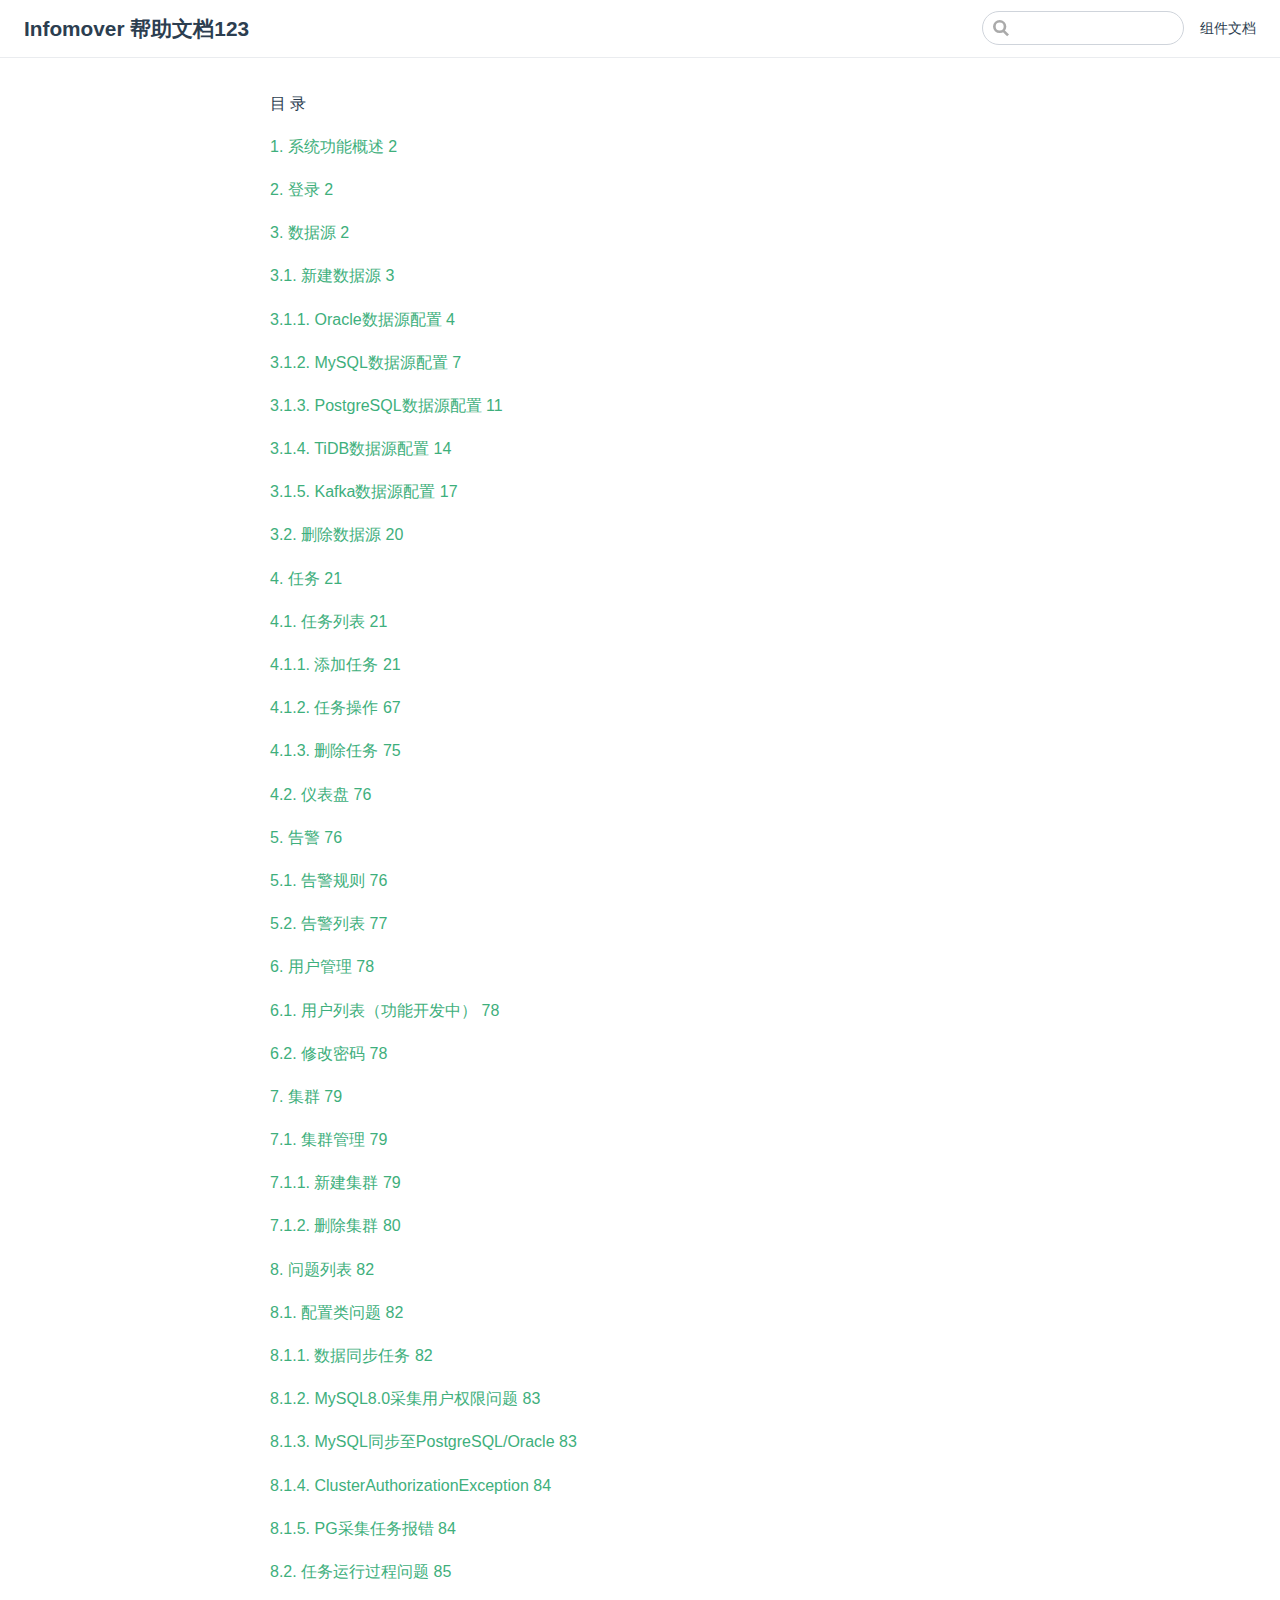
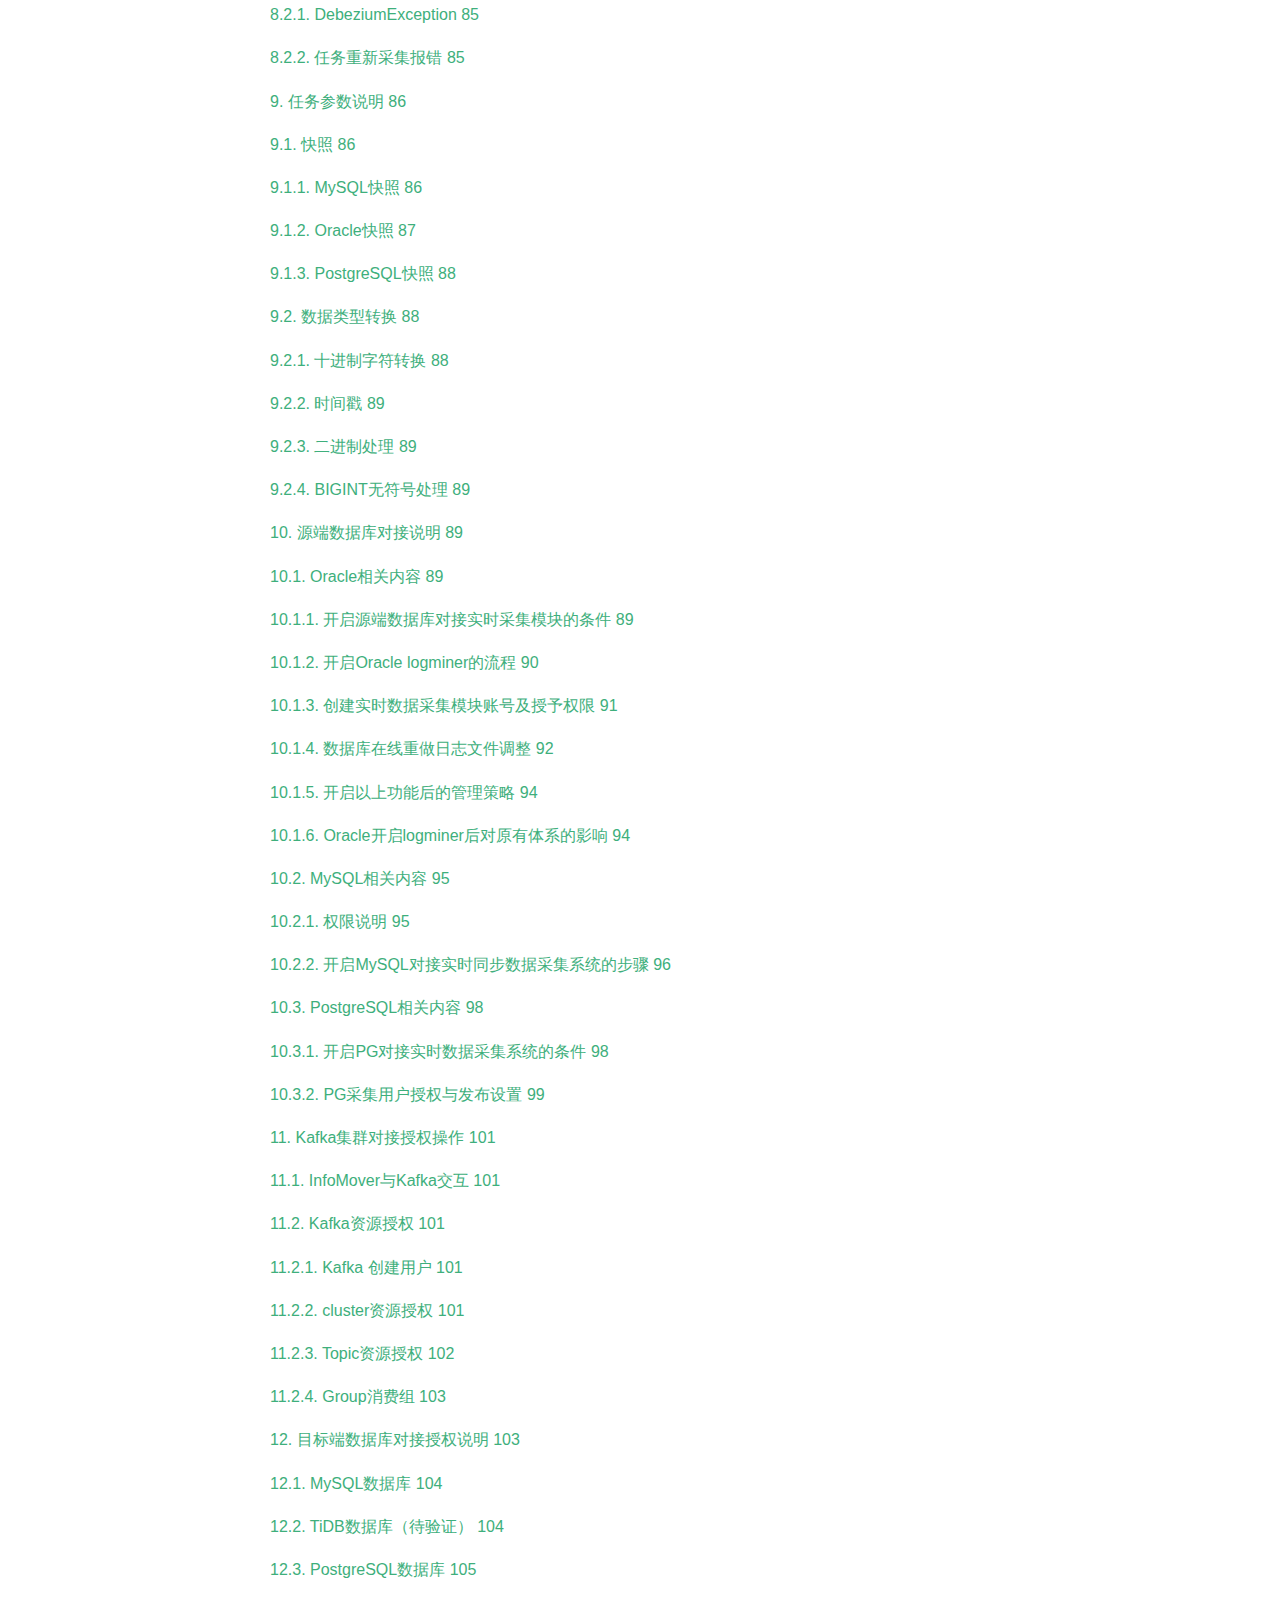
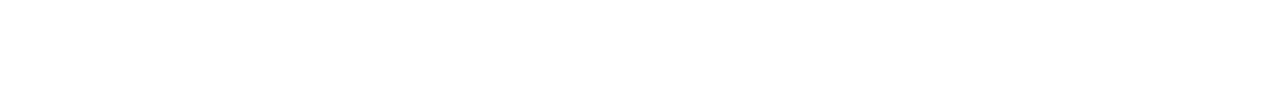
<file: index.html>
<!DOCTYPE html>
<html lang="en-US">
  <head>
    <meta charset="utf-8">
    <meta name="viewport" content="width=device-width,initial-scale=1">
    <title>Infomover 帮助文档123</title>
    <meta name="generator" content="VuePress 1.9.7">
    
    <meta name="description" content="Infomover功能说明以及使用过程中遇到的问题解答">
    
    <link rel="preload" href="/assets/css/0.styles.cb7a16ac.css" as="style"><link rel="preload" href="/assets/js/app.da8ca01a.js" as="script"><link rel="preload" href="/assets/js/2.11eb1dda.js" as="script"><link rel="preload" href="/assets/js/8.699d1baf.js" as="script"><link rel="prefetch" href="/assets/js/3.b2712580.js"><link rel="prefetch" href="/assets/js/4.c548a9c6.js"><link rel="prefetch" href="/assets/js/5.b07c49d3.js"><link rel="prefetch" href="/assets/js/6.d21f6b78.js"><link rel="prefetch" href="/assets/js/7.88190649.js"><link rel="prefetch" href="/assets/js/9.f05dd02a.js">
    <link rel="stylesheet" href="/assets/css/0.styles.cb7a16ac.css">
  </head>
  <body>
    <div id="app" data-server-rendered="true"><div class="theme-container no-sidebar"><header class="navbar"><div class="sidebar-button"><svg xmlns="http://www.w3.org/2000/svg" aria-hidden="true" role="img" viewBox="0 0 448 512" class="icon"><path fill="currentColor" d="M436 124H12c-6.627 0-12-5.373-12-12V80c0-6.627 5.373-12 12-12h424c6.627 0 12 5.373 12 12v32c0 6.627-5.373 12-12 12zm0 160H12c-6.627 0-12-5.373-12-12v-32c0-6.627 5.373-12 12-12h424c6.627 0 12 5.373 12 12v32c0 6.627-5.373 12-12 12zm0 160H12c-6.627 0-12-5.373-12-12v-32c0-6.627 5.373-12 12-12h424c6.627 0 12 5.373 12 12v32c0 6.627-5.373 12-12 12z"></path></svg></div> <a href="/" aria-current="page" class="home-link router-link-exact-active router-link-active"><!----> <span class="site-name">Infomover 帮助文档123</span></a> <div class="links"><div class="search-box"><input aria-label="Search" autocomplete="off" spellcheck="false" value=""> <!----></div> <nav class="nav-links can-hide"><div class="nav-item"><a href="/baseComponents/" class="nav-link">
  组件文档
</a></div> <!----></nav></div></header> <div class="sidebar-mask"></div> <aside class="sidebar"><nav class="nav-links"><div class="nav-item"><a href="/baseComponents/" class="nav-link">
  组件文档
</a></div> <!----></nav>  <!----> </aside> <main class="page"> <div class="theme-default-content content__default"><p>目 录</p> <p><a href="#%E7%B3%BB%E7%BB%9F%E5%8A%9F%E8%83%BD%E6%A6%82%E8%BF%B0">1. 系统功能概述 2</a></p> <p><a href="#%E7%99%BB%E5%BD%95">2. 登录 2</a></p> <p><a href="#%E6%95%B0%E6%8D%AE%E6%BA%90">3. 数据源 2</a></p> <p><a href="#%E6%96%B0%E5%BB%BA%E6%95%B0%E6%8D%AE%E6%BA%90">3.1. 新建数据源 3</a></p> <p><a href="#oracle%E6%95%B0%E6%8D%AE%E6%BA%90%E9%85%8D%E7%BD%AE">3.1.1. Oracle数据源配置 4</a></p> <p><a href="#mysql%E6%95%B0%E6%8D%AE%E6%BA%90%E9%85%8D%E7%BD%AE">3.1.2. MySQL数据源配置 7</a></p> <p><a href="#postgresql%E6%95%B0%E6%8D%AE%E6%BA%90%E9%85%8D%E7%BD%AE">3.1.3. PostgreSQL数据源配置 11</a></p> <p><a href="#tidb%E6%95%B0%E6%8D%AE%E6%BA%90%E9%85%8D%E7%BD%AE">3.1.4. TiDB数据源配置 14</a></p> <p><a href="#kafka%E6%95%B0%E6%8D%AE%E6%BA%90%E9%85%8D%E7%BD%AE">3.1.5. Kafka数据源配置 17</a></p> <p><a href="#%E5%88%A0%E9%99%A4%E6%95%B0%E6%8D%AE%E6%BA%90">3.2. 删除数据源 20</a></p> <p><a href="#%E4%BB%BB%E5%8A%A1">4. 任务 21</a></p> <p><a href="#%E4%BB%BB%E5%8A%A1%E5%88%97%E8%A1%A8">4.1. 任务列表 21</a></p> <p><a href="#%E6%B7%BB%E5%8A%A0%E4%BB%BB%E5%8A%A1">4.1.1. 添加任务 21</a></p> <p><a href="#%E4%BB%BB%E5%8A%A1%E6%93%8D%E4%BD%9C">4.1.2. 任务操作 67</a></p> <p><a href="#%E5%88%A0%E9%99%A4%E4%BB%BB%E5%8A%A1">4.1.3. 删除任务 75</a></p> <p><a href="#%E4%BB%AA%E8%A1%A8%E7%9B%98">4.2. 仪表盘 76</a></p> <p><a href="#%E5%91%8A%E8%AD%A6">5. 告警 76</a></p> <p><a href="#%E5%91%8A%E8%AD%A6%E8%A7%84%E5%88%99">5.1. 告警规则 76</a></p> <p><a href="#%E5%91%8A%E8%AD%A6%E5%88%97%E8%A1%A8">5.2. 告警列表 77</a></p> <p><a href="#%E7%94%A8%E6%88%B7%E7%AE%A1%E7%90%86">6. 用户管理 78</a></p> <p><a href="#%E7%94%A8%E6%88%B7%E5%88%97%E8%A1%A8%E5%8A%9F%E8%83%BD%E5%BC%80%E5%8F%91%E4%B8%AD">6.1. 用户列表（功能开发中） 78</a></p> <p><a href="#%E4%BF%AE%E6%94%B9%E5%AF%86%E7%A0%81">6.2. 修改密码 78</a></p> <p><a href="#%E9%9B%86%E7%BE%A4">7. 集群 79</a></p> <p><a href="#%E9%9B%86%E7%BE%A4%E7%AE%A1%E7%90%86">7.1. 集群管理 79</a></p> <p><a href="#%E6%96%B0%E5%BB%BA%E9%9B%86%E7%BE%A4">7.1.1. 新建集群 79</a></p> <p><a href="#%E5%88%A0%E9%99%A4%E9%9B%86%E7%BE%A4">7.1.2. 删除集群 80</a></p> <p><a href="#%E9%97%AE%E9%A2%98%E5%88%97%E8%A1%A8">8. 问题列表 82</a></p> <p><a href="#%E9%85%8D%E7%BD%AE%E7%B1%BB%E9%97%AE%E9%A2%98">8.1. 配置类问题 82</a></p> <p><a href="#%E6%95%B0%E6%8D%AE%E5%90%8C%E6%AD%A5%E4%BB%BB%E5%8A%A1">8.1.1. 数据同步任务 82</a></p> <p><a href="#mysql80%E9%87%87%E9%9B%86%E7%94%A8%E6%88%B7%E6%9D%83%E9%99%90%E9%97%AE%E9%A2%98">8.1.2. MySQL8.0采集用户权限问题 83</a></p> <p><a href="#mysql%E5%90%8C%E6%AD%A5%E8%87%B3postgresqloracle">8.1.3. MySQL同步至PostgreSQL/Oracle 83</a></p> <p><a href="#clusterauthorizationexception">8.1.4. ClusterAuthorizationException 84</a></p> <p><a href="#pg%E9%87%87%E9%9B%86%E4%BB%BB%E5%8A%A1%E6%8A%A5%E9%94%99">8.1.5. PG采集任务报错 84</a></p> <p><a href="#%E4%BB%BB%E5%8A%A1%E8%BF%90%E8%A1%8C%E8%BF%87%E7%A8%8B%E9%97%AE%E9%A2%98">8.2. 任务运行过程问题 85</a></p> <p><a href="#debeziumexception">8.2.1. DebeziumException 85</a></p> <p><a href="#%E4%BB%BB%E5%8A%A1%E9%87%8D%E6%96%B0%E9%87%87%E9%9B%86%E6%8A%A5%E9%94%99">8.2.2. 任务重新采集报错 85</a></p> <p><a href="#%E4%BB%BB%E5%8A%A1%E5%8F%82%E6%95%B0%E8%AF%B4%E6%98%8E">9. 任务参数说明 86</a></p> <p><a href="#%E5%BF%AB%E7%85%A7">9.1. 快照 86</a></p> <p><a href="#mysql%E5%BF%AB%E7%85%A7">9.1.1. MySQL快照 86</a></p> <p><a href="#oracle%E5%BF%AB%E7%85%A7">9.1.2. Oracle快照 87</a></p> <p><a href="#postgresql%E5%BF%AB%E7%85%A7">9.1.3. PostgreSQL快照 88</a></p> <p><a href="#%E6%95%B0%E6%8D%AE%E7%B1%BB%E5%9E%8B%E8%BD%AC%E6%8D%A2">9.2. 数据类型转换 88</a></p> <p><a href="#%E5%8D%81%E8%BF%9B%E5%88%B6%E5%AD%97%E7%AC%A6%E8%BD%AC%E6%8D%A2">9.2.1. 十进制字符转换 88</a></p> <p><a href="#%E6%97%B6%E9%97%B4%E6%88%B3">9.2.2. 时间戳 89</a></p> <p><a href="#%E4%BA%8C%E8%BF%9B%E5%88%B6%E5%A4%84%E7%90%86">9.2.3. 二进制处理 89</a></p> <p><a href="#bigint%E6%97%A0%E7%AC%A6%E5%8F%B7%E5%A4%84%E7%90%86">9.2.4. BIGINT无符号处理 89</a></p> <p><a href="#%E6%BA%90%E7%AB%AF%E6%95%B0%E6%8D%AE%E5%BA%93%E5%AF%B9%E6%8E%A5%E8%AF%B4%E6%98%8E">10. 源端数据库对接说明 89</a></p> <p><a href="#_Toc107305070">10.1. Oracle相关内容 89</a></p> <p><a href="#_Toc107305071">10.1.1. 开启源端数据库对接实时采集模块的条件 89</a></p> <p><a href="#_Toc107305072">10.1.2. 开启Oracle logminer的流程 90</a></p> <p><a href="#_Toc107305073">10.1.3. 创建实时数据采集模块账号及授予权限 91</a></p> <p><a href="#_Toc107305074">10.1.4. 数据库在线重做日志文件调整 92</a></p> <p><a href="#_Toc107305075">10.1.5. 开启以上功能后的管理策略 94</a></p> <p><a href="#_Toc107305076">10.1.6. Oracle开启logminer后对原有体系的影响 94</a></p> <p><a href="#_Toc107305077">10.2. MySQL相关内容 95</a></p> <p><a href="#%E6%9D%83%E9%99%90%E8%AF%B4%E6%98%8E">10.2.1. 权限说明 95</a></p> <p><a href="#%E5%BC%80%E5%90%AFmysql%E5%AF%B9%E6%8E%A5%E5%AE%9E%E6%97%B6%E5%90%8C%E6%AD%A5%E6%95%B0%E6%8D%AE%E9%87%87%E9%9B%86%E7%B3%BB%E7%BB%9F%E7%9A%84%E6%AD%A5%E9%AA%A4">10.2.2. 开启MySQL对接实时同步数据采集系统的步骤 96</a></p> <p><a href="#_Toc107305080">10.3. PostgreSQL相关内容 98</a></p> <p><a href="#_Toc107305081">10.3.1. 开启PG对接实时数据采集系统的条件 98</a></p> <p><a href="#pg%E9%87%87%E9%9B%86%E7%94%A8%E6%88%B7%E6%8E%88%E6%9D%83%E4%B8%8E%E5%8F%91%E5%B8%83%E8%AE%BE%E7%BD%AE">10.3.2. PG采集用户授权与发布设置 99</a></p> <p><a href="#kafka%E9%9B%86%E7%BE%A4%E5%AF%B9%E6%8E%A5%E6%8E%88%E6%9D%83%E6%93%8D%E4%BD%9C">11. Kafka集群对接授权操作 101</a></p> <p><a href="#infomover%E4%B8%8Ekafka%E4%BA%A4%E4%BA%92">11.1. InfoMover与Kafka交互 101</a></p> <p><a href="#kafka%E8%B5%84%E6%BA%90%E6%8E%88%E6%9D%83">11.2. Kafka资源授权 101</a></p> <p><a href="#kafka-%E5%88%9B%E5%BB%BA%E7%94%A8%E6%88%B7">11.2.1. Kafka 创建用户 101</a></p> <p><a href="#cluster%E8%B5%84%E6%BA%90%E6%8E%88%E6%9D%83">11.2.2. cluster资源授权 101</a></p> <p><a href="#topic%E8%B5%84%E6%BA%90%E6%8E%88%E6%9D%83">11.2.3. Topic资源授权 102</a></p> <p><a href="#group%E6%B6%88%E8%B4%B9%E7%BB%84">11.2.4. Group消费组 103</a></p> <p><a href="#%E7%9B%AE%E6%A0%87%E7%AB%AF%E6%95%B0%E6%8D%AE%E5%BA%93%E5%AF%B9%E6%8E%A5%E6%8E%88%E6%9D%83%E8%AF%B4%E6%98%8E">12. 目标端数据库对接授权说明 103</a></p> <p><a href="#mysql%E6%95%B0%E6%8D%AE%E5%BA%93">12.1. MySQL数据库 104</a></p> <p><a href="#tidb%E6%95%B0%E6%8D%AE%E5%BA%93%E5%BE%85%E9%AA%8C%E8%AF%81">12.2. TiDB数据库（待验证） 104</a></p> <p><a href="#postgresql%E6%95%B0%E6%8D%AE%E5%BA%93">12.3. PostgreSQL数据库 105</a></p></div> <footer class="page-edit"><!----> <!----></footer> <!----> </main></div><div class="global-ui"><!----></div></div>
    <script src="/assets/js/app.da8ca01a.js" defer></script><script src="/assets/js/2.11eb1dda.js" defer></script><script src="/assets/js/8.699d1baf.js" defer></script>
  </body>
</html>
</file>
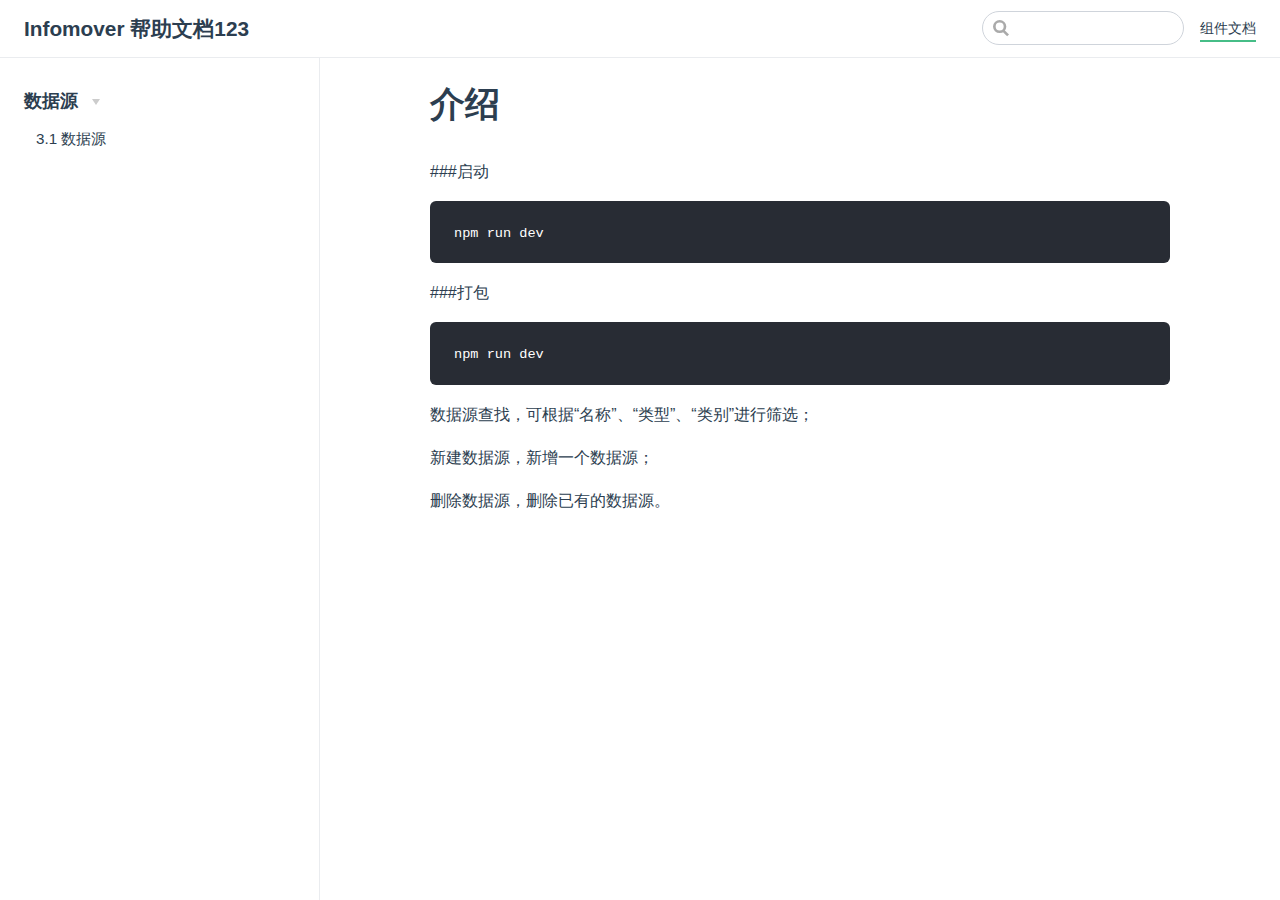
<file: baseComponents/index.html>
<!DOCTYPE html>
<html lang="en-US">
  <head>
    <meta charset="utf-8">
    <meta name="viewport" content="width=device-width,initial-scale=1">
    <title>介绍 | Infomover 帮助文档123</title>
    <meta name="generator" content="VuePress 1.9.7">
    
    <meta name="description" content="Infomover功能说明以及使用过程中遇到的问题解答">
    
    <link rel="preload" href="/assets/css/0.styles.cb7a16ac.css" as="style"><link rel="preload" href="/assets/js/app.da8ca01a.js" as="script"><link rel="preload" href="/assets/js/2.11eb1dda.js" as="script"><link rel="preload" href="/assets/js/9.f05dd02a.js" as="script"><link rel="prefetch" href="/assets/js/3.b2712580.js"><link rel="prefetch" href="/assets/js/4.c548a9c6.js"><link rel="prefetch" href="/assets/js/5.b07c49d3.js"><link rel="prefetch" href="/assets/js/6.d21f6b78.js"><link rel="prefetch" href="/assets/js/7.88190649.js"><link rel="prefetch" href="/assets/js/8.699d1baf.js">
    <link rel="stylesheet" href="/assets/css/0.styles.cb7a16ac.css">
  </head>
  <body>
    <div id="app" data-server-rendered="true"><div class="theme-container"><header class="navbar"><div class="sidebar-button"><svg xmlns="http://www.w3.org/2000/svg" aria-hidden="true" role="img" viewBox="0 0 448 512" class="icon"><path fill="currentColor" d="M436 124H12c-6.627 0-12-5.373-12-12V80c0-6.627 5.373-12 12-12h424c6.627 0 12 5.373 12 12v32c0 6.627-5.373 12-12 12zm0 160H12c-6.627 0-12-5.373-12-12v-32c0-6.627 5.373-12 12-12h424c6.627 0 12 5.373 12 12v32c0 6.627-5.373 12-12 12zm0 160H12c-6.627 0-12-5.373-12-12v-32c0-6.627 5.373-12 12-12h424c6.627 0 12 5.373 12 12v32c0 6.627-5.373 12-12 12z"></path></svg></div> <a href="/" class="home-link router-link-active"><!----> <span class="site-name">Infomover 帮助文档123</span></a> <div class="links"><div class="search-box"><input aria-label="Search" autocomplete="off" spellcheck="false" value=""> <!----></div> <nav class="nav-links can-hide"><div class="nav-item"><a href="/baseComponents/" aria-current="page" class="nav-link router-link-exact-active router-link-active">
  组件文档
</a></div> <!----></nav></div></header> <div class="sidebar-mask"></div> <aside class="sidebar"><nav class="nav-links"><div class="nav-item"><a href="/baseComponents/" aria-current="page" class="nav-link router-link-exact-active router-link-active">
  组件文档
</a></div> <!----></nav>  <ul class="sidebar-links"><li><section class="sidebar-group collapsable depth-0"><p class="sidebar-heading open"><span>数据源</span> <span class="arrow down"></span></p> <ul class="sidebar-links sidebar-group-items"><li><a href="/baseComponents/breadcrumb/breadcrumb.html" class="sidebar-link">3.1 数据源</a></li></ul></section></li></ul> </aside> <main class="page"> <div class="theme-default-content content__default"><h1 id="介绍"><a href="#介绍" class="header-anchor">#</a> 介绍</h1> <p>###启动</p> <div class="language- extra-class"><pre class="language-text"><code>npm run dev
</code></pre></div><p>###打包</p> <div class="language- extra-class"><pre class="language-text"><code>npm run dev
</code></pre></div><p>数据源查找，可根据“名称”、“类型”、“类别”进行筛选；</p> <p>新建数据源，新增一个数据源；</p> <p>删除数据源，删除已有的数据源。</p></div> <footer class="page-edit"><!----> <!----></footer> <!----> </main></div><div class="global-ui"><!----></div></div>
    <script src="/assets/js/app.da8ca01a.js" defer></script><script src="/assets/js/2.11eb1dda.js" defer></script><script src="/assets/js/9.f05dd02a.js" defer></script>
  </body>
</html>
</file>
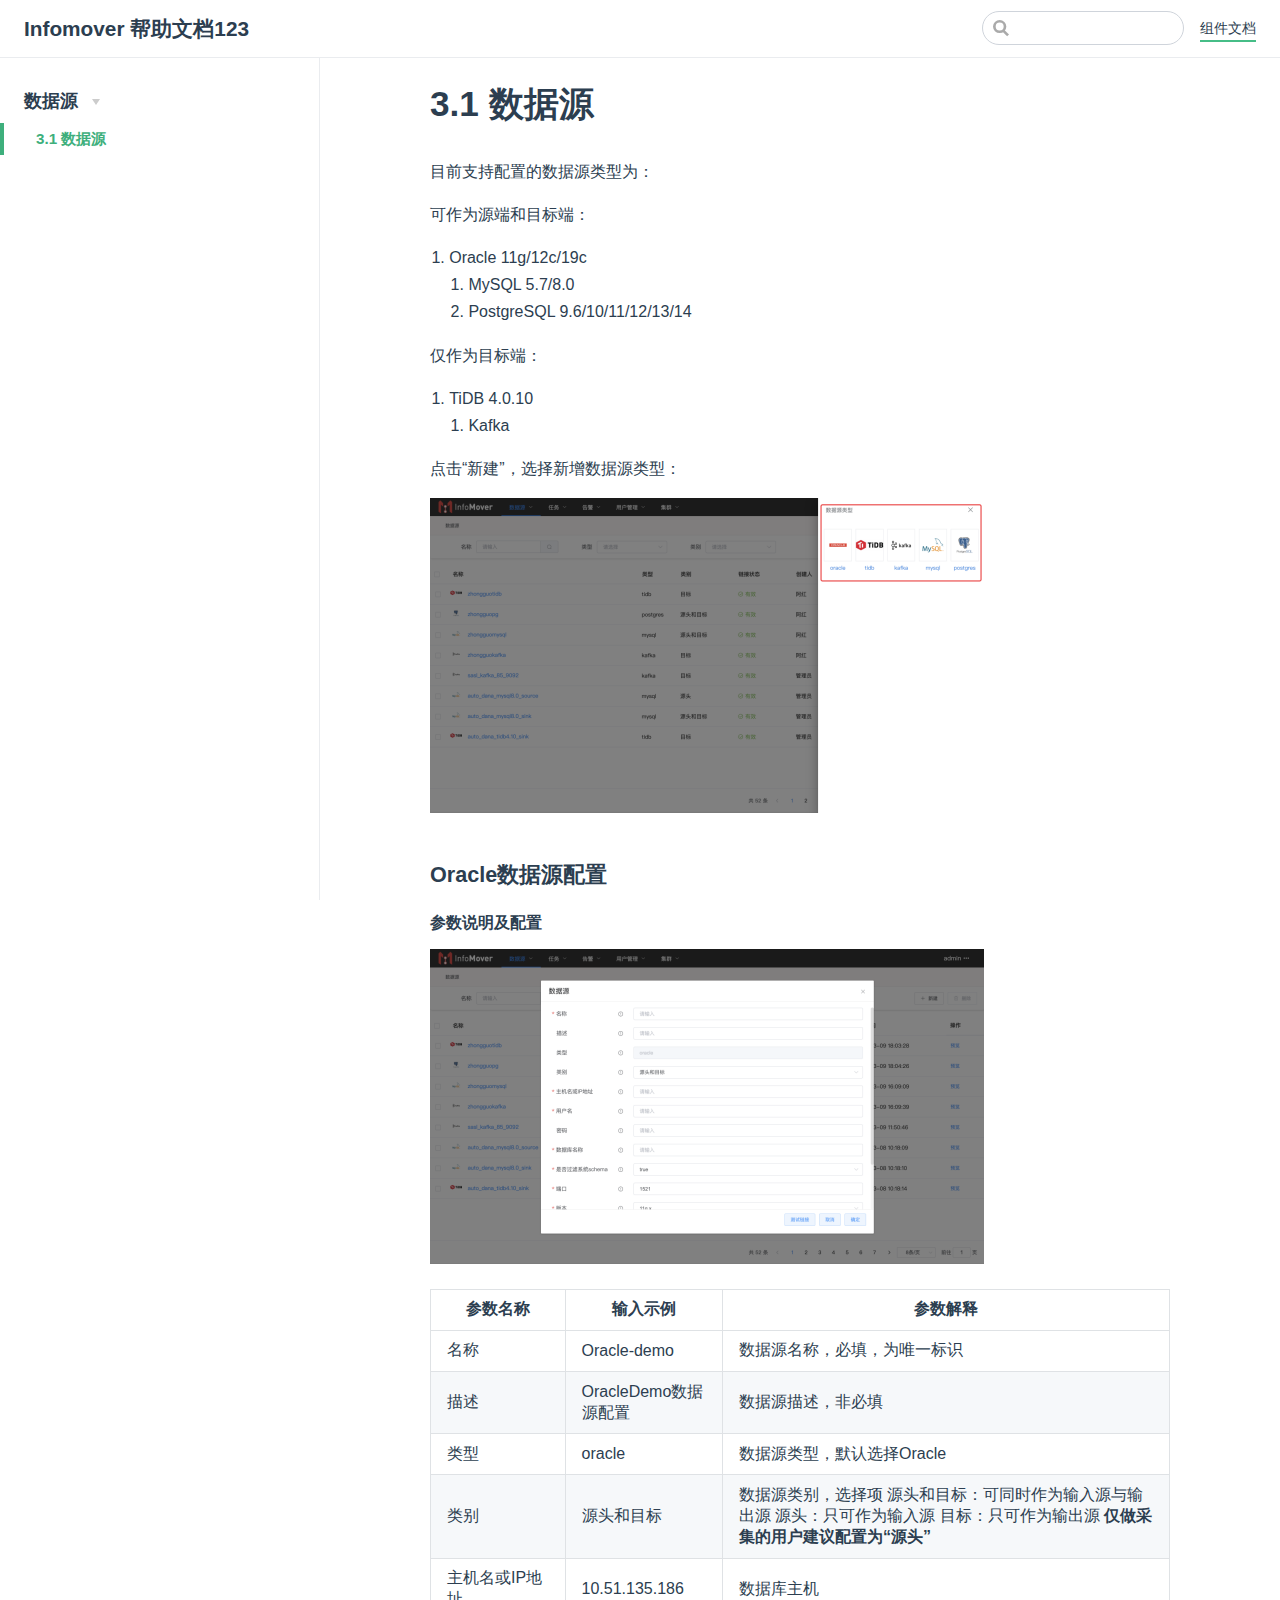
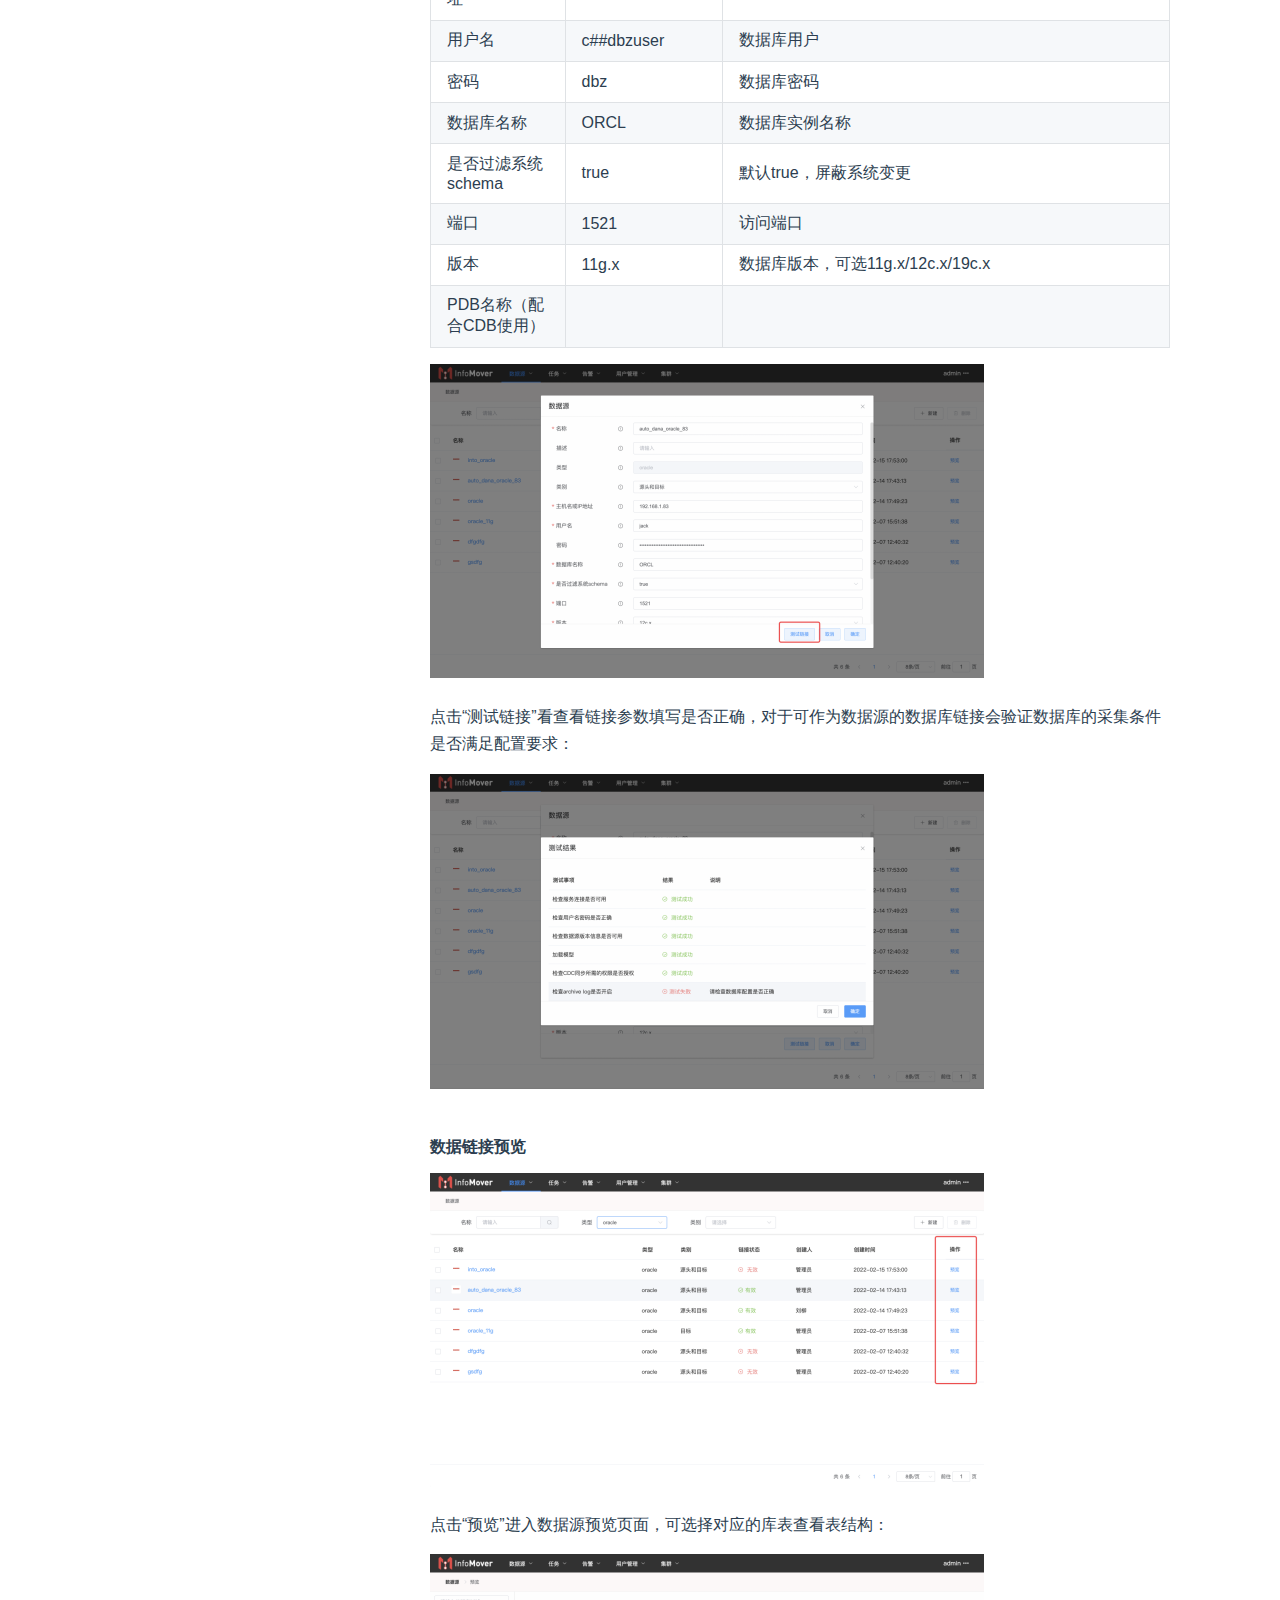
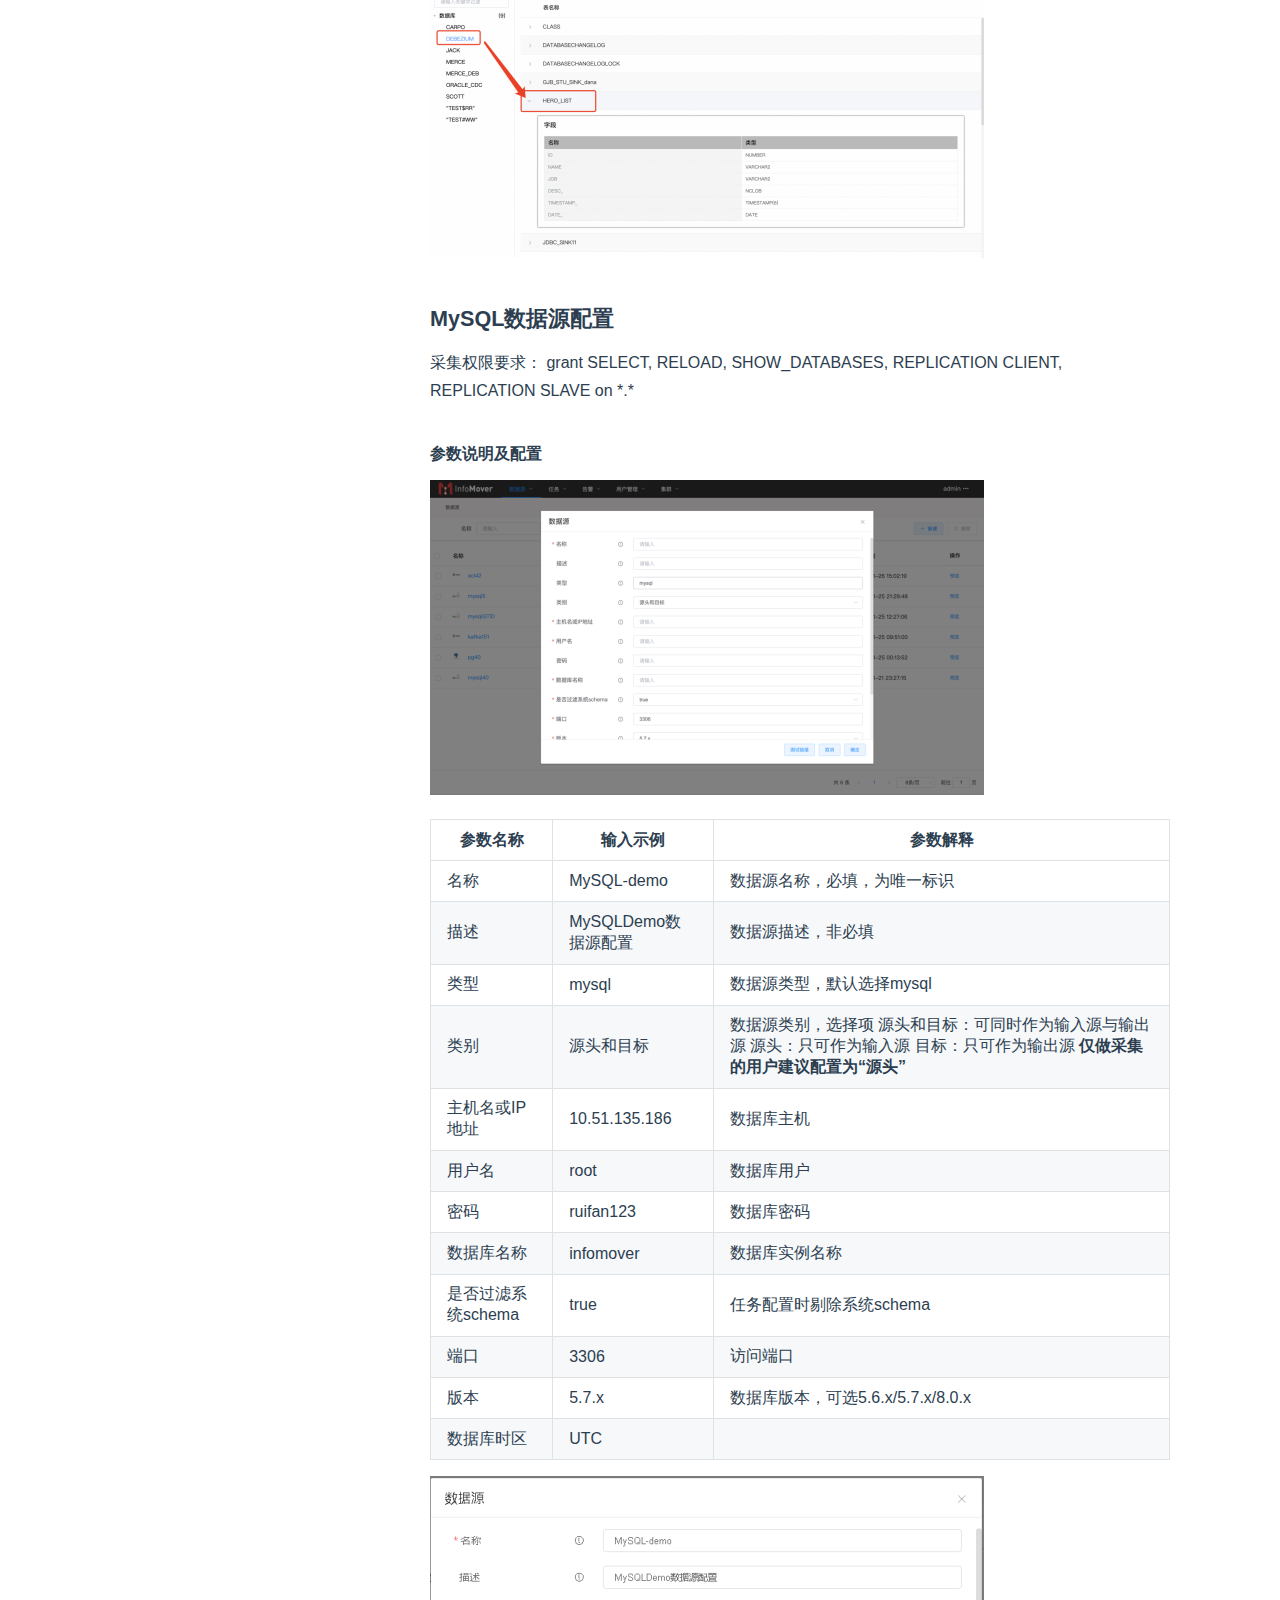
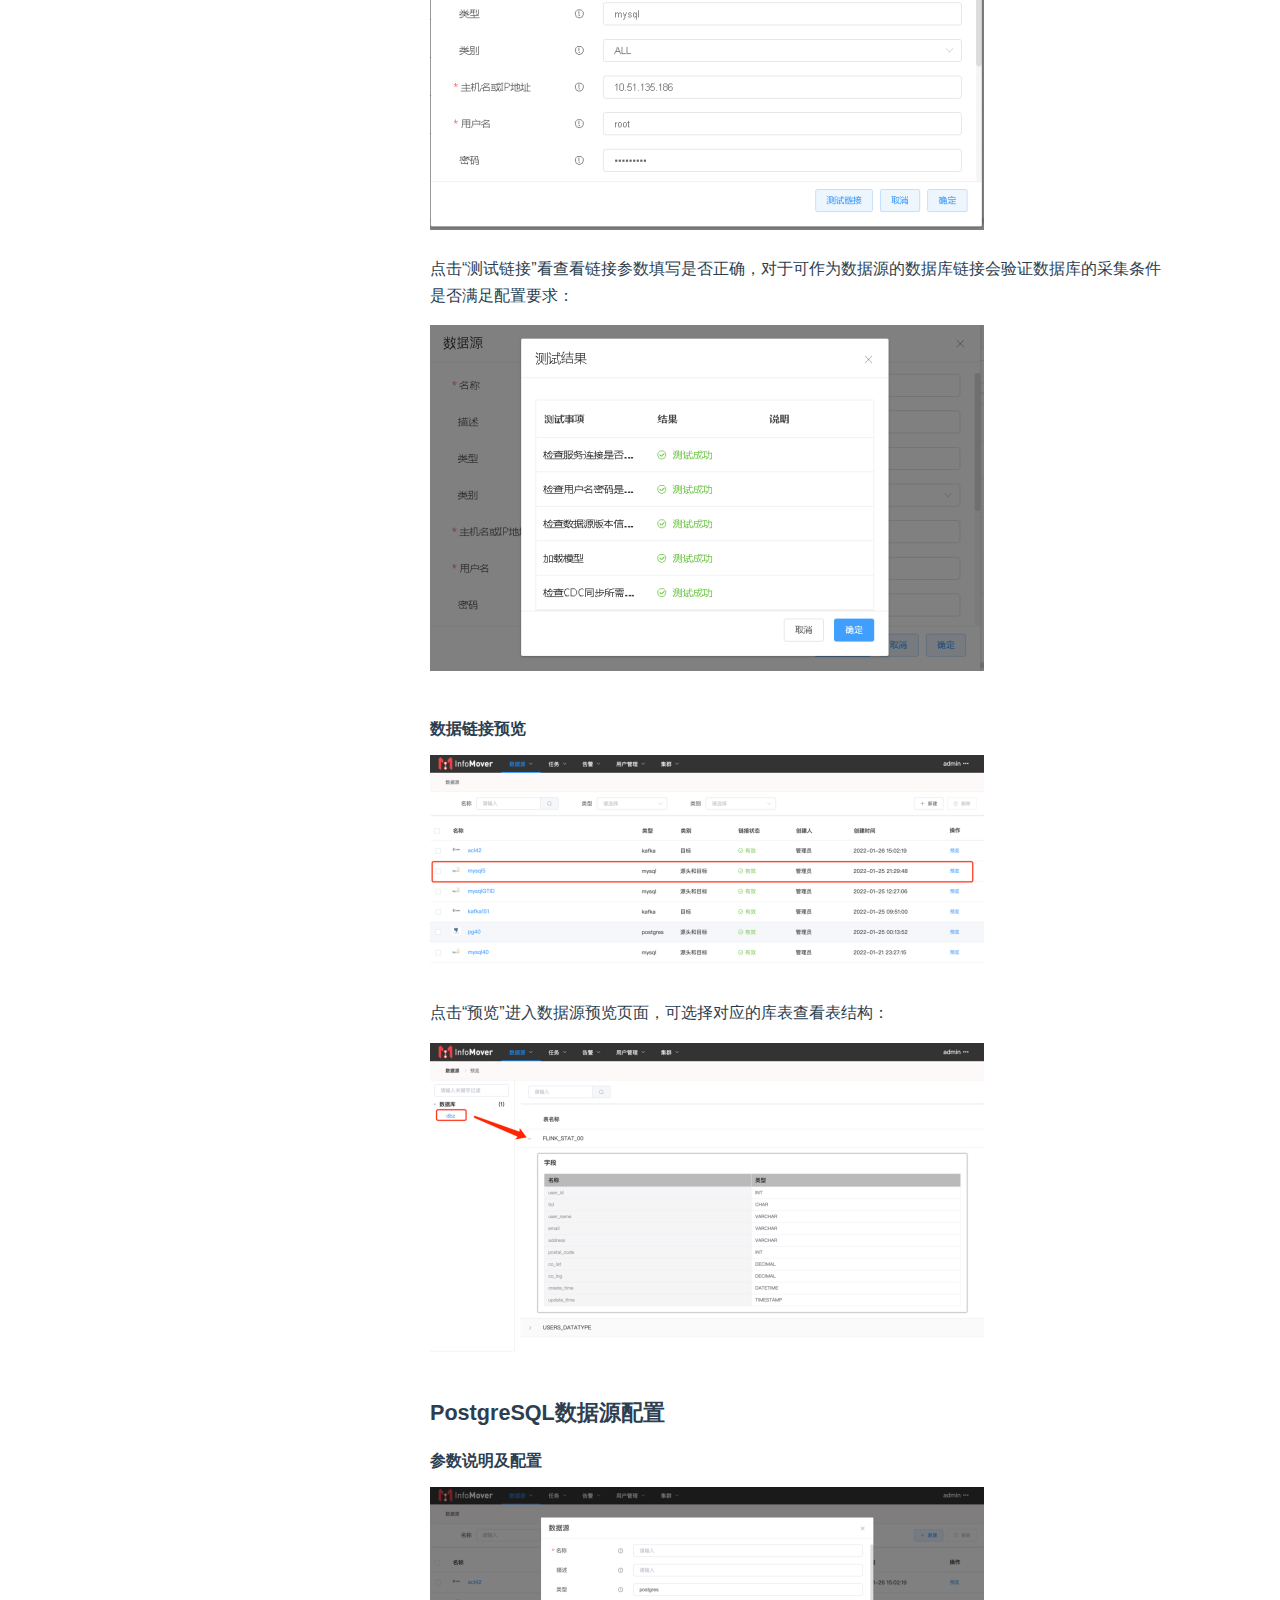
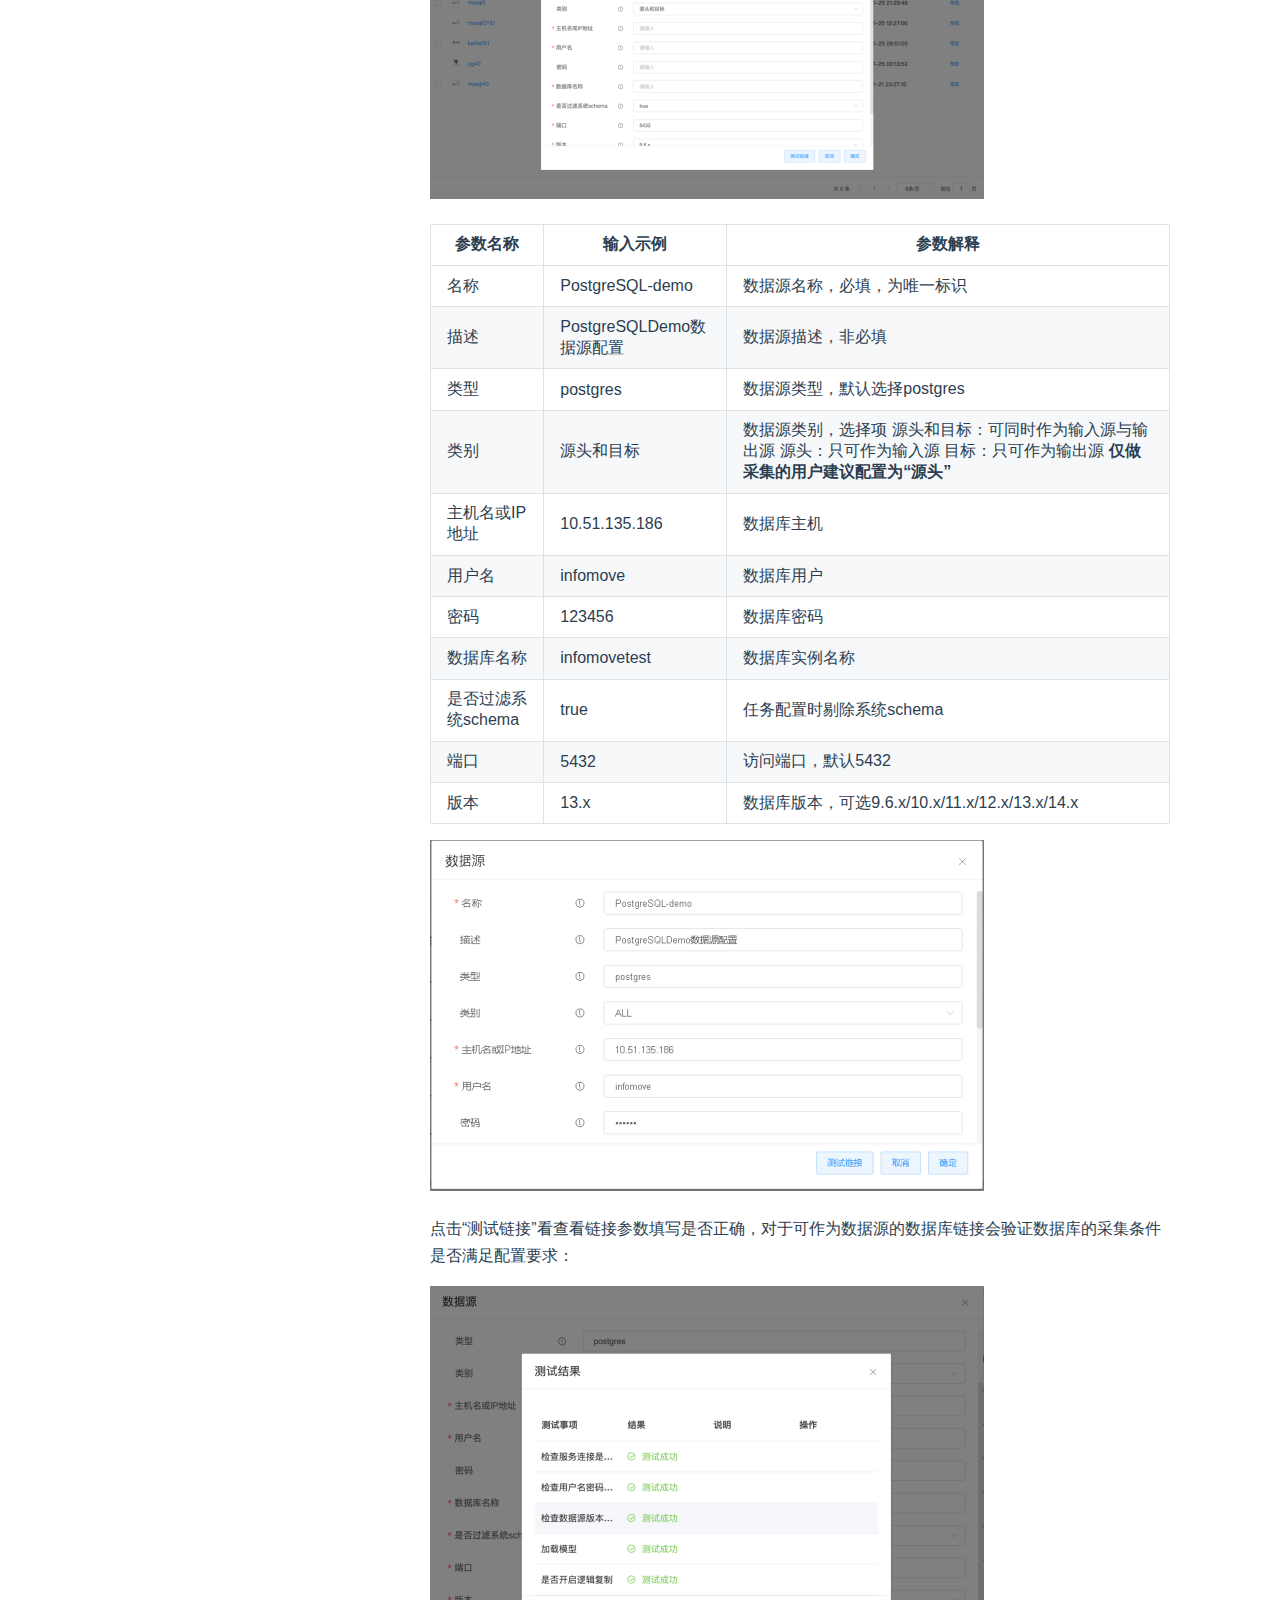
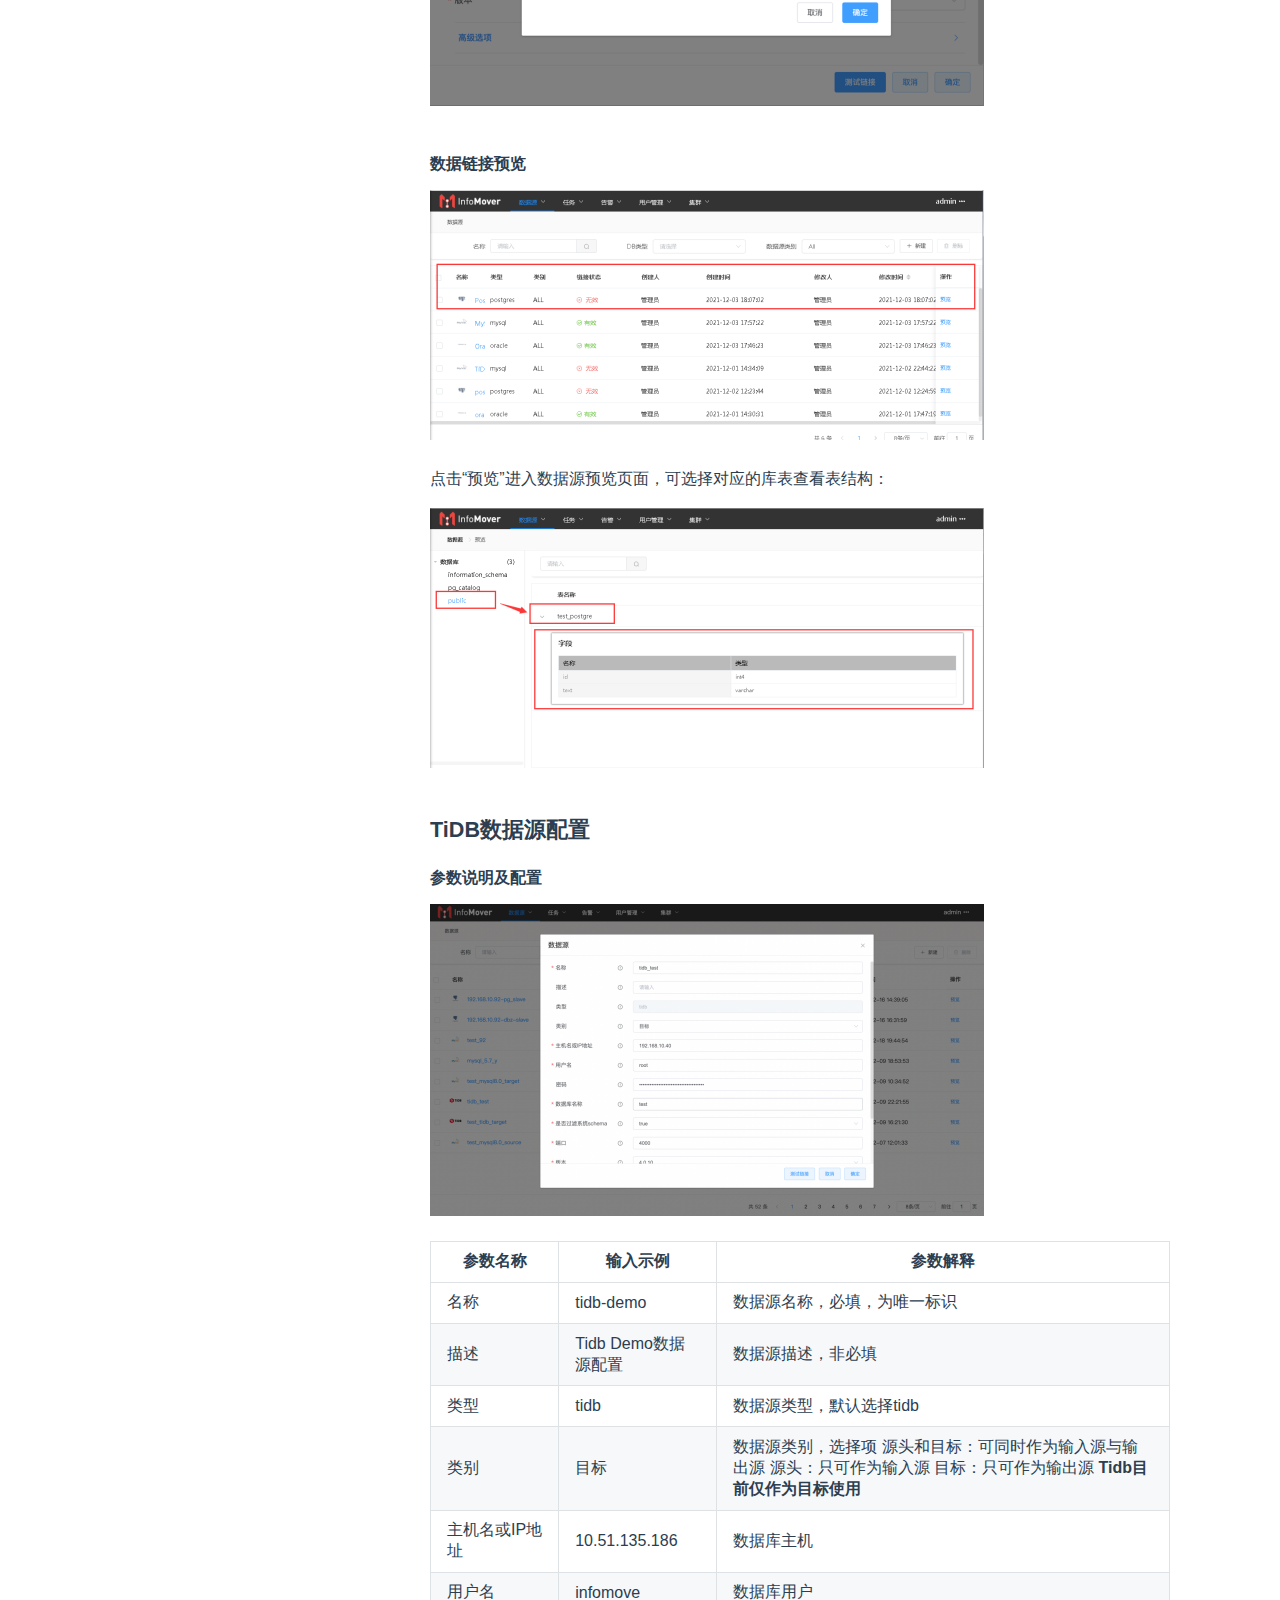
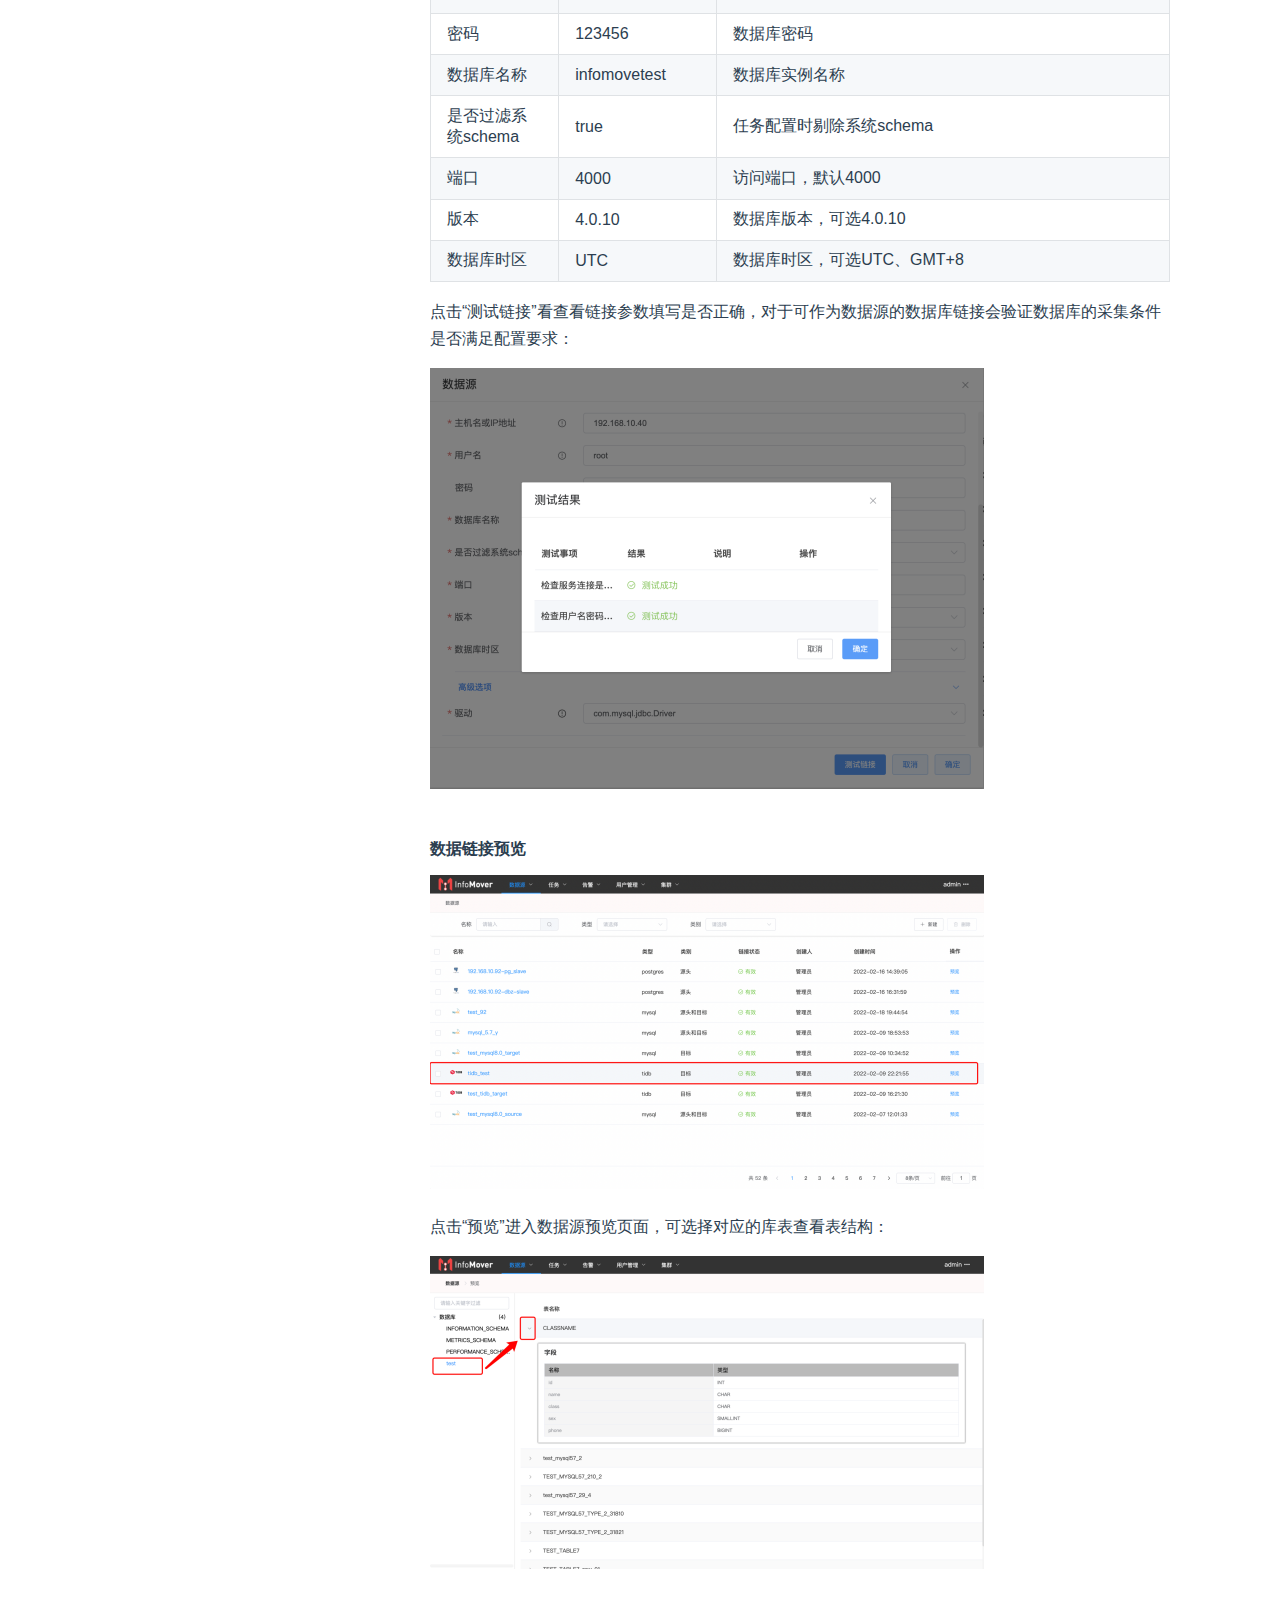
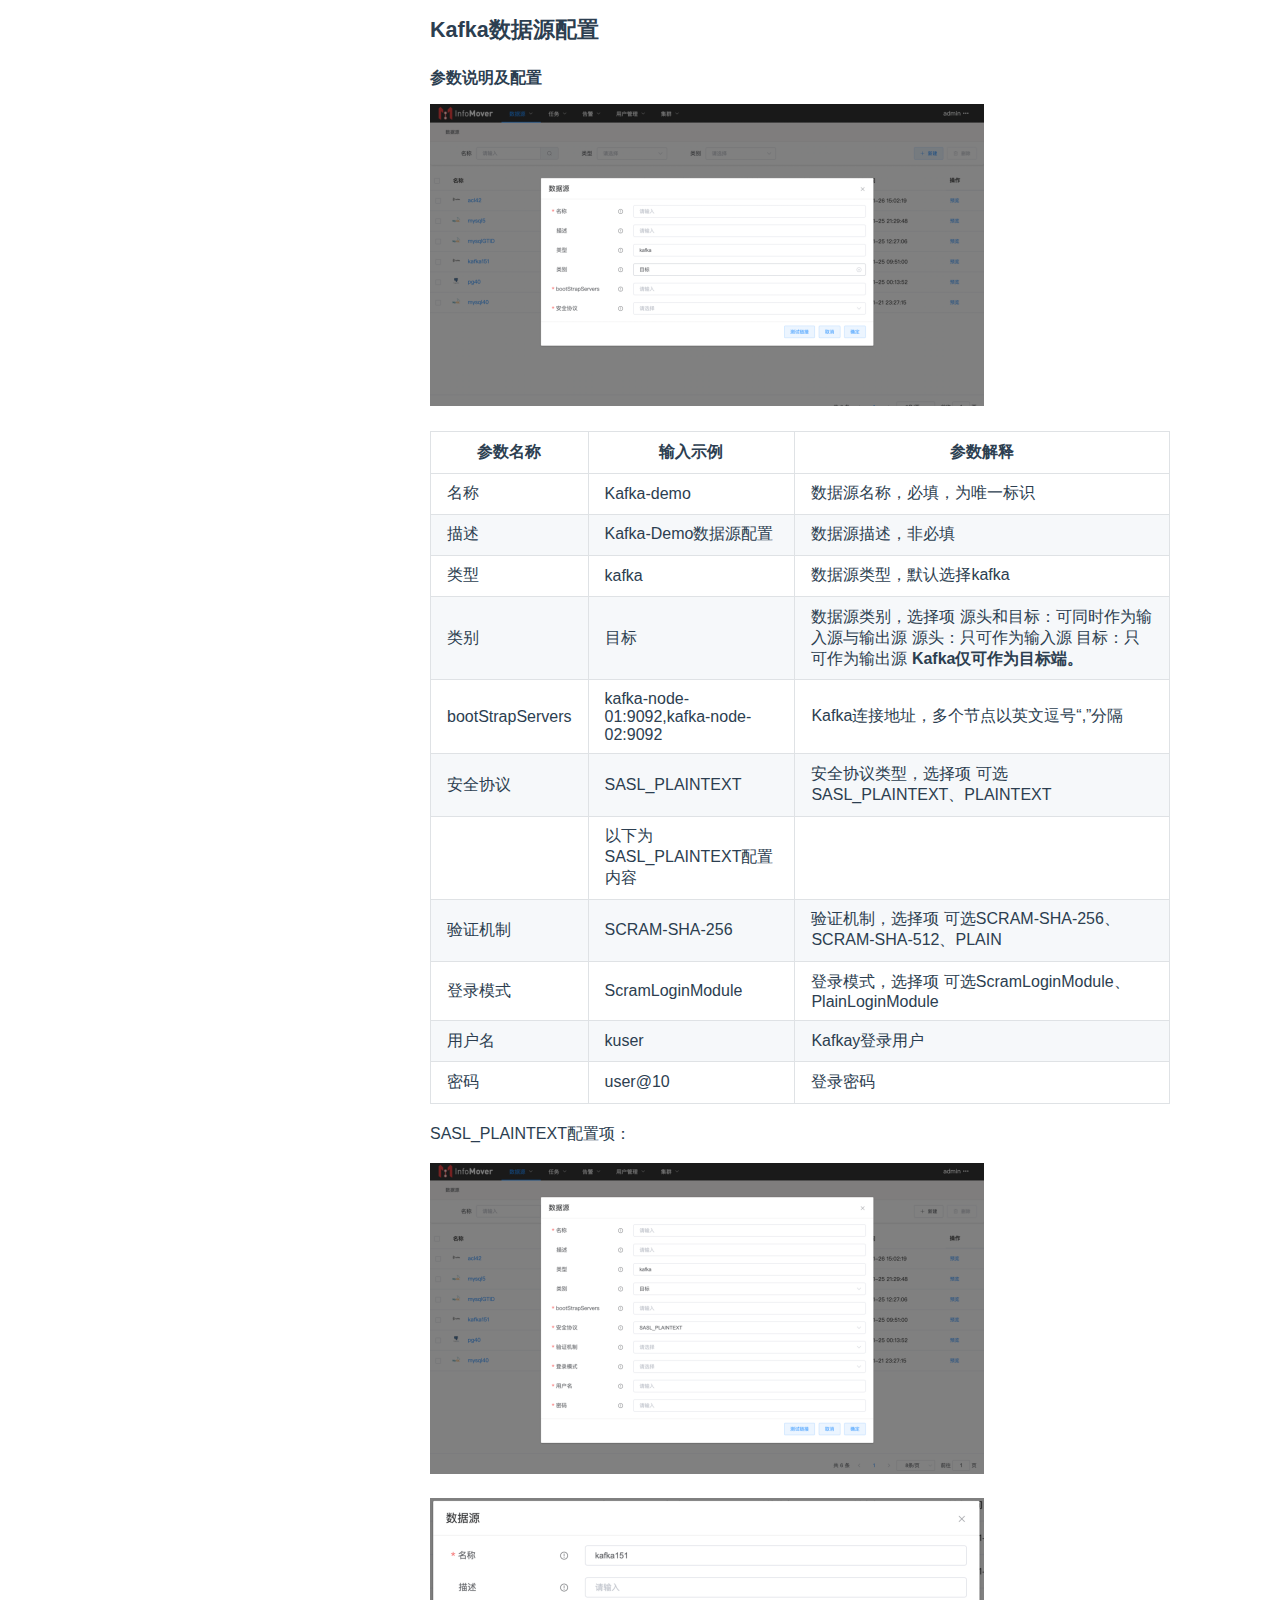
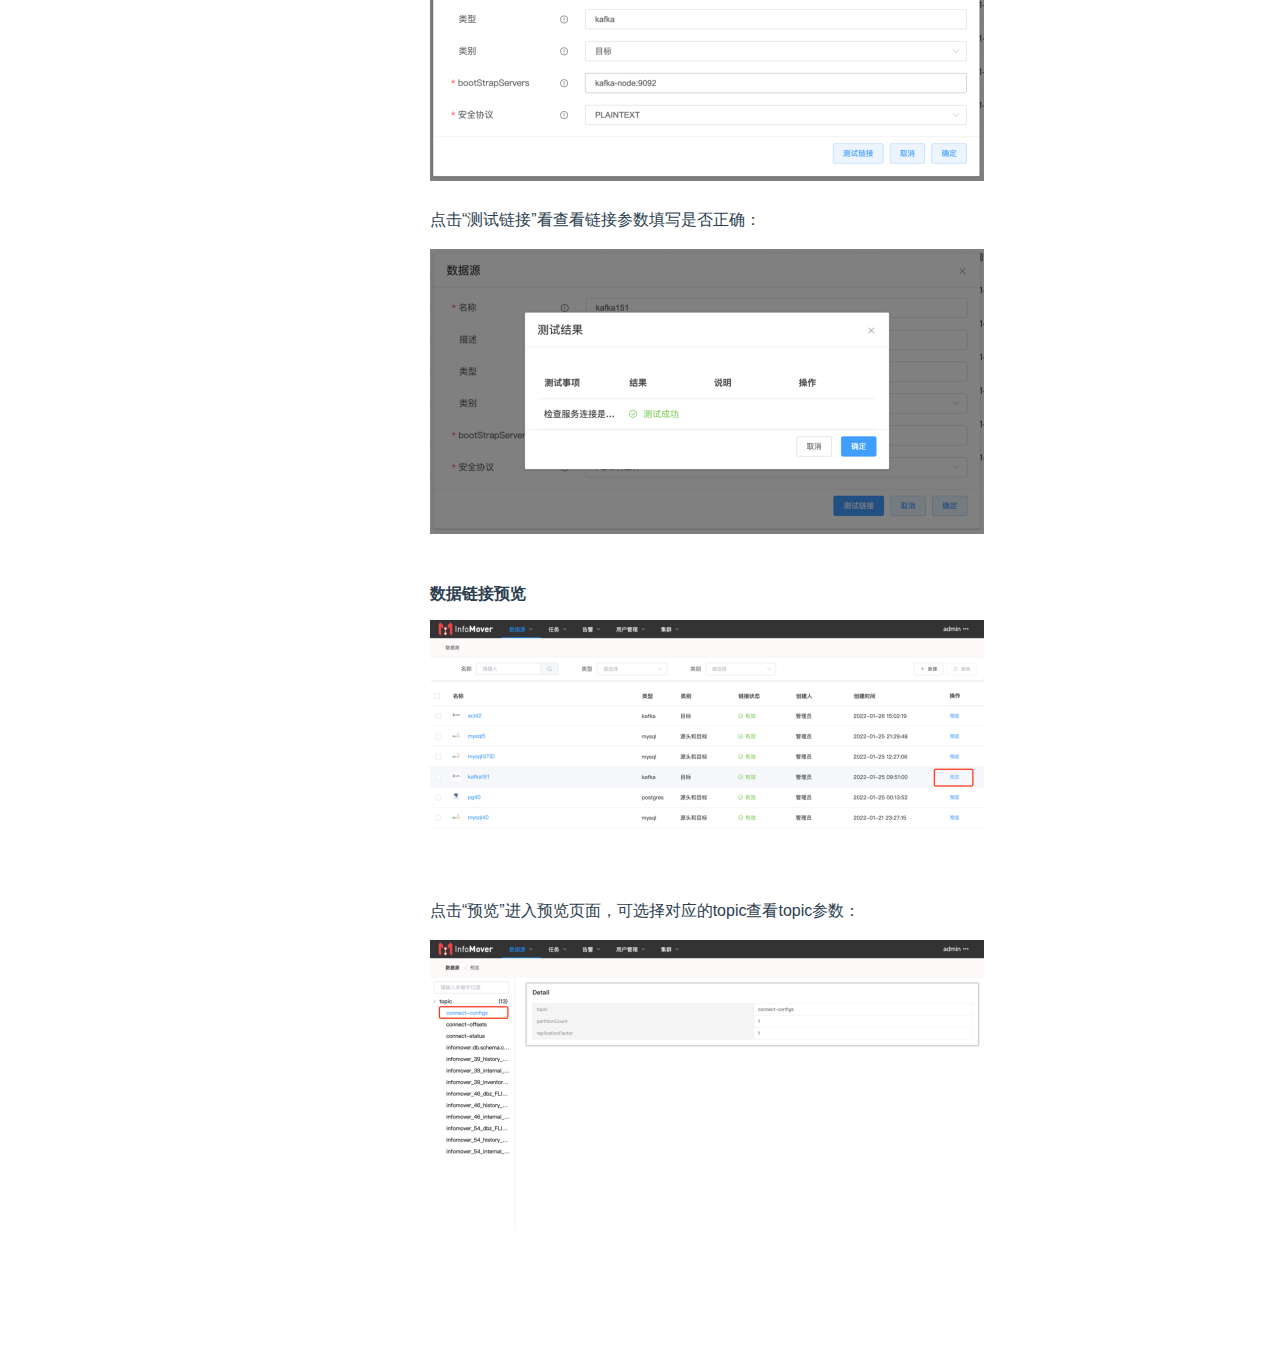
<file: baseComponents/breadcrumb/breadcrumb.html>
<!DOCTYPE html>
<html lang="en-US">
  <head>
    <meta charset="utf-8">
    <meta name="viewport" content="width=device-width,initial-scale=1">
    <title>3.1 数据源 | Infomover 帮助文档123</title>
    <meta name="generator" content="VuePress 1.9.7">
    
    <meta name="description" content="Infomover功能说明以及使用过程中遇到的问题解答">
    
    <link rel="preload" href="/assets/css/0.styles.cb7a16ac.css" as="style"><link rel="preload" href="/assets/js/app.da8ca01a.js" as="script"><link rel="preload" href="/assets/js/2.11eb1dda.js" as="script"><link rel="preload" href="/assets/js/3.b2712580.js" as="script"><link rel="prefetch" href="/assets/js/4.c548a9c6.js"><link rel="prefetch" href="/assets/js/5.b07c49d3.js"><link rel="prefetch" href="/assets/js/6.d21f6b78.js"><link rel="prefetch" href="/assets/js/7.88190649.js"><link rel="prefetch" href="/assets/js/8.699d1baf.js"><link rel="prefetch" href="/assets/js/9.f05dd02a.js">
    <link rel="stylesheet" href="/assets/css/0.styles.cb7a16ac.css">
  </head>
  <body>
    <div id="app" data-server-rendered="true"><div class="theme-container"><header class="navbar"><div class="sidebar-button"><svg xmlns="http://www.w3.org/2000/svg" aria-hidden="true" role="img" viewBox="0 0 448 512" class="icon"><path fill="currentColor" d="M436 124H12c-6.627 0-12-5.373-12-12V80c0-6.627 5.373-12 12-12h424c6.627 0 12 5.373 12 12v32c0 6.627-5.373 12-12 12zm0 160H12c-6.627 0-12-5.373-12-12v-32c0-6.627 5.373-12 12-12h424c6.627 0 12 5.373 12 12v32c0 6.627-5.373 12-12 12zm0 160H12c-6.627 0-12-5.373-12-12v-32c0-6.627 5.373-12 12-12h424c6.627 0 12 5.373 12 12v32c0 6.627-5.373 12-12 12z"></path></svg></div> <a href="/" class="home-link router-link-active"><!----> <span class="site-name">Infomover 帮助文档123</span></a> <div class="links"><div class="search-box"><input aria-label="Search" autocomplete="off" spellcheck="false" value=""> <!----></div> <nav class="nav-links can-hide"><div class="nav-item"><a href="/baseComponents/" class="nav-link router-link-active">
  组件文档
</a></div> <!----></nav></div></header> <div class="sidebar-mask"></div> <aside class="sidebar"><nav class="nav-links"><div class="nav-item"><a href="/baseComponents/" class="nav-link router-link-active">
  组件文档
</a></div> <!----></nav>  <ul class="sidebar-links"><li><section class="sidebar-group collapsable depth-0"><p class="sidebar-heading open"><span>数据源</span> <span class="arrow down"></span></p> <ul class="sidebar-links sidebar-group-items"><li><a href="/baseComponents/breadcrumb/breadcrumb.html" aria-current="page" class="active sidebar-link">3.1 数据源</a><ul class="sidebar-sub-headers"></ul></li></ul></section></li></ul> </aside> <main class="page"> <div class="theme-default-content content__default"><h1 id="_3-1-数据源"><a href="#_3-1-数据源" class="header-anchor">#</a> 3.1 数据源</h1> <p>目前支持配置的数据源类型为：</p> <p>可作为源端和目标端：</p> <ol><li>Oracle 11g/12c/19c
<ol><li>MySQL 5.7/8.0</li> <li>PostgreSQL 9.6/10/11/12/13/14</li></ol></li></ol> <p>仅作为目标端：</p> <ol><li>TiDB 4.0.10
<ol><li>Kafka</li></ol></li></ol> <p>点击“新建”，选择新增数据源类型：</p> <p><img src="/assets/img/3_1.69dc6f05.png" alt="img"></p> <h3 id="oracle数据源配置"><a href="#oracle数据源配置" class="header-anchor">#</a> Oracle数据源配置</h3> <h4 id="参数说明及配置"><a href="#参数说明及配置" class="header-anchor">#</a> 参数说明及配置</h4> <p><img src="/assets/img/3_2.6f4312d5.png" alt="img"></p> <table><thead><tr><th><strong>参数名称</strong></th> <th><strong>输入示例</strong></th> <th><strong>参数解释</strong></th></tr></thead> <tbody><tr><td>名称</td> <td>Oracle-demo</td> <td>数据源名称，必填，为唯一标识</td></tr> <tr><td>描述</td> <td>OracleDemo数据源配置</td> <td>数据源描述，非必填</td></tr> <tr><td>类型</td> <td>oracle</td> <td>数据源类型，默认选择Oracle</td></tr> <tr><td>类别</td> <td>源头和目标</td> <td>数据源类别，选择项 源头和目标：可同时作为输入源与输出源 源头：只可作为输入源 目标：只可作为输出源 <strong>仅做采集的用户建议配置为“源头”</strong></td></tr> <tr><td>主机名或IP地址</td> <td>10.51.135.186</td> <td>数据库主机</td></tr> <tr><td>用户名</td> <td>c##dbzuser</td> <td>数据库用户</td></tr> <tr><td>密码</td> <td>dbz</td> <td>数据库密码</td></tr> <tr><td>数据库名称</td> <td>ORCL</td> <td>数据库实例名称</td></tr> <tr><td>是否过滤系统schema</td> <td>true</td> <td>默认true，屏蔽系统变更</td></tr> <tr><td>端口</td> <td>1521</td> <td>访问端口</td></tr> <tr><td>版本</td> <td>11g.x</td> <td>数据库版本，可选11g.x/12c.x/19c.x</td></tr> <tr><td>PDB名称（配合CDB使用）</td> <td></td> <td></td></tr></tbody></table> <p><img src="/assets/img/3_3.b3e10082.png" alt="img"></p> <p>点击“测试链接”看查看链接参数填写是否正确，对于可作为数据源的数据库链接会验证数据库的采集条件是否满足配置要求：</p> <p><img src="/assets/img/3_4.0e6ce2f6.png" alt="img"></p> <h4 id="数据链接预览"><a href="#数据链接预览" class="header-anchor">#</a> 数据链接预览</h4> <p><img src="/assets/img/3_5.59804819.png" alt="img"></p> <p>点击“预览”进入数据源预览页面，可选择对应的库表查看表结构：</p> <p><img src="/assets/img/3_6.3592a179.png" alt="img"></p> <h3 id="mysql数据源配置"><a href="#mysql数据源配置" class="header-anchor">#</a> MySQL数据源配置</h3> <p>采集权限要求： grant SELECT, RELOAD, SHOW_DATABASES, REPLICATION CLIENT, REPLICATION SLAVE on *.*</p> <h4 id="参数说明及配置-2"><a href="#参数说明及配置-2" class="header-anchor">#</a> 参数说明及配置</h4> <p><img src="/assets/img/3_7.b18f82b4.png" alt="img"></p> <table><thead><tr><th><strong>参数名称</strong></th> <th><strong>输入示例</strong></th> <th><strong>参数解释</strong></th></tr></thead> <tbody><tr><td>名称</td> <td>MySQL-demo</td> <td>数据源名称，必填，为唯一标识</td></tr> <tr><td>描述</td> <td>MySQLDemo数据源配置</td> <td>数据源描述，非必填</td></tr> <tr><td>类型</td> <td>mysql</td> <td>数据源类型，默认选择mysql</td></tr> <tr><td>类别</td> <td>源头和目标</td> <td>数据源类别，选择项 源头和目标：可同时作为输入源与输出源 源头：只可作为输入源 目标：只可作为输出源 <strong>仅做采集的用户建议配置为“源头”</strong></td></tr> <tr><td>主机名或IP地址</td> <td>10.51.135.186</td> <td>数据库主机</td></tr> <tr><td>用户名</td> <td>root</td> <td>数据库用户</td></tr> <tr><td>密码</td> <td>ruifan123</td> <td>数据库密码</td></tr> <tr><td>数据库名称</td> <td>infomover</td> <td>数据库实例名称</td></tr> <tr><td>是否过滤系统schema</td> <td>true</td> <td>任务配置时剔除系统schema</td></tr> <tr><td>端口</td> <td>3306</td> <td>访问端口</td></tr> <tr><td>版本</td> <td>5.7.x</td> <td>数据库版本，可选5.6.x/5.7.x/8.0.x</td></tr> <tr><td>数据库时区</td> <td>UTC</td> <td></td></tr></tbody></table> <p><img src="/assets/img/3_8.4d7f3c23.png" alt="img"></p> <p>点击“测试链接”看查看链接参数填写是否正确，对于可作为数据源的数据库链接会验证数据库的采集条件是否满足配置要求：</p> <p><img src="/assets/img/3_9.2dcf9b98.png" alt="img"></p> <h4 id="数据链接预览-2"><a href="#数据链接预览-2" class="header-anchor">#</a> 数据链接预览</h4> <p><img src="/assets/img/3_10.1ea8c429.png" alt="img"></p> <p>点击“预览”进入数据源预览页面，可选择对应的库表查看表结构：</p> <p><img src="/assets/img/3_11.c3f029a4.png" alt="img"></p> <h3 id="postgresql数据源配置"><a href="#postgresql数据源配置" class="header-anchor">#</a> PostgreSQL数据源配置</h3> <h4 id="参数说明及配置-3"><a href="#参数说明及配置-3" class="header-anchor">#</a> 参数说明及配置</h4> <p><img src="/assets/img/3_12.b25e1803.png" alt="img"></p> <table><thead><tr><th><strong>参数名称</strong></th> <th><strong>输入示例</strong></th> <th><strong>参数解释</strong></th></tr></thead> <tbody><tr><td>名称</td> <td>PostgreSQL-demo</td> <td>数据源名称，必填，为唯一标识</td></tr> <tr><td>描述</td> <td>PostgreSQLDemo数据源配置</td> <td>数据源描述，非必填</td></tr> <tr><td>类型</td> <td>postgres</td> <td>数据源类型，默认选择postgres</td></tr> <tr><td>类别</td> <td>源头和目标</td> <td>数据源类别，选择项 源头和目标：可同时作为输入源与输出源 源头：只可作为输入源 目标：只可作为输出源 <strong>仅做采集的用户建议配置为“源头”</strong></td></tr> <tr><td>主机名或IP地址</td> <td>10.51.135.186</td> <td>数据库主机</td></tr> <tr><td>用户名</td> <td>infomove</td> <td>数据库用户</td></tr> <tr><td>密码</td> <td>123456</td> <td>数据库密码</td></tr> <tr><td>数据库名称</td> <td>infomovetest</td> <td>数据库实例名称</td></tr> <tr><td>是否过滤系统schema</td> <td>true</td> <td>任务配置时剔除系统schema</td></tr> <tr><td>端口</td> <td>5432</td> <td>访问端口，默认5432</td></tr> <tr><td>版本</td> <td>13.x</td> <td>数据库版本，可选9.6.x/10.x/11.x/12.x/13.x/14.x</td></tr></tbody></table> <p><img src="/assets/img/3_13.5f9a9ff4.png" alt="img"></p> <p>点击“测试链接”看查看链接参数填写是否正确，对于可作为数据源的数据库链接会验证数据库的采集条件是否满足配置要求：</p> <p><img src="/assets/img/3_14.6d12eccb.png" alt="img"></p> <h4 id="数据链接预览-3"><a href="#数据链接预览-3" class="header-anchor">#</a> 数据链接预览</h4> <p><img src="/assets/img/3_15.ee3cdee6.png" alt="img"></p> <p>点击“预览”进入数据源预览页面，可选择对应的库表查看表结构：</p> <p><img src="/assets/img/3_16.2ee24aeb.png" alt="img"></p> <h3 id="tidb数据源配置"><a href="#tidb数据源配置" class="header-anchor">#</a> TiDB数据源配置</h3> <h4 id="参数说明及配置-4"><a href="#参数说明及配置-4" class="header-anchor">#</a> 参数说明及配置</h4> <p><img src="/assets/img/3_17.c429db41.png" alt="img"></p> <table><thead><tr><th><strong>参数名称</strong></th> <th><strong>输入示例</strong></th> <th><strong>参数解释</strong></th></tr></thead> <tbody><tr><td>名称</td> <td>tidb-demo</td> <td>数据源名称，必填，为唯一标识</td></tr> <tr><td>描述</td> <td>Tidb Demo数据源配置</td> <td>数据源描述，非必填</td></tr> <tr><td>类型</td> <td>tidb</td> <td>数据源类型，默认选择tidb</td></tr> <tr><td>类别</td> <td>目标</td> <td>数据源类别，选择项 源头和目标：可同时作为输入源与输出源 源头：只可作为输入源 目标：只可作为输出源 <strong>Tidb目前仅作为目标使用</strong></td></tr> <tr><td>主机名或IP地址</td> <td>10.51.135.186</td> <td>数据库主机</td></tr> <tr><td>用户名</td> <td>infomove</td> <td>数据库用户</td></tr> <tr><td>密码</td> <td>123456</td> <td>数据库密码</td></tr> <tr><td>数据库名称</td> <td>infomovetest</td> <td>数据库实例名称</td></tr> <tr><td>是否过滤系统schema</td> <td>true</td> <td>任务配置时剔除系统schema</td></tr> <tr><td>端口</td> <td>4000</td> <td>访问端口，默认4000</td></tr> <tr><td>版本</td> <td>4.0.10</td> <td>数据库版本，可选4.0.10</td></tr> <tr><td>数据库时区</td> <td>UTC</td> <td>数据库时区，可选UTC、GMT+8</td></tr></tbody></table> <p>点击“测试链接”看查看链接参数填写是否正确，对于可作为数据源的数据库链接会验证数据库的采集条件是否满足配置要求：</p> <p><img src="/assets/img/3_18.2ed93655.png" alt="img"></p> <h4 id="数据链接预览-4"><a href="#数据链接预览-4" class="header-anchor">#</a> 数据链接预览</h4> <p><img src="/assets/img/3_19.b2c30197.png" alt="img"></p> <p>点击“预览”进入数据源预览页面，可选择对应的库表查看表结构：</p> <p><img src="/assets/img/3_20.1b627ba2.png" alt="img"></p> <h3 id="kafka数据源配置"><a href="#kafka数据源配置" class="header-anchor">#</a> Kafka数据源配置</h3> <h4 id="参数说明及配置-5"><a href="#参数说明及配置-5" class="header-anchor">#</a> 参数说明及配置</h4> <p><img src="/assets/img/3_21.4a935a5d.png" alt="img"></p> <table><thead><tr><th><strong>参数名称</strong></th> <th><strong>输入示例</strong></th> <th><strong>参数解释</strong></th></tr></thead> <tbody><tr><td>名称</td> <td>Kafka-demo</td> <td>数据源名称，必填，为唯一标识</td></tr> <tr><td>描述</td> <td>Kafka-Demo数据源配置</td> <td>数据源描述，非必填</td></tr> <tr><td>类型</td> <td>kafka</td> <td>数据源类型，默认选择kafka</td></tr> <tr><td>类别</td> <td>目标</td> <td>数据源类别，选择项 源头和目标：可同时作为输入源与输出源 源头：只可作为输入源 目标：只可作为输出源 <strong>Kafka仅可作为目标端。</strong></td></tr> <tr><td>bootStrapServers</td> <td>kafka-node-01:9092,kafka-node-02:9092</td> <td>Kafka连接地址，多个节点以英文逗号“,”分隔</td></tr> <tr><td>安全协议</td> <td>SASL_PLAINTEXT</td> <td>安全协议类型，选择项 可选SASL_PLAINTEXT、PLAINTEXT</td></tr> <tr><td></td> <td>以下为SASL_PLAINTEXT配置内容</td> <td></td></tr> <tr><td>验证机制</td> <td>SCRAM-SHA-256</td> <td>验证机制，选择项 可选SCRAM-SHA-256、SCRAM-SHA-512、PLAIN</td></tr> <tr><td>登录模式</td> <td>ScramLoginModule</td> <td>登录模式，选择项 可选ScramLoginModule、PlainLoginModule</td></tr> <tr><td>用户名</td> <td>kuser</td> <td>Kafkay登录用户</td></tr> <tr><td>密码</td> <td>user@10</td> <td>登录密码</td></tr></tbody></table> <p>SASL_PLAINTEXT配置项：</p> <p><img src="/assets/img/3_22.3b8183f8.png" alt="img"></p> <p><img src="/assets/img/3_23.da6cb584.png" alt="img"></p> <p>点击“测试链接”看查看链接参数填写是否正确：</p> <p><img src="/assets/img/3_24.b54a1a9c.png" alt="img"></p> <h4 id="数据链接预览-5"><a href="#数据链接预览-5" class="header-anchor">#</a> 数据链接预览</h4> <p><img src="/assets/img/3_25.e3d4097a.png" alt="img"></p> <p>点击“预览”进入预览页面，可选择对应的topic查看topic参数：</p> <p><img src="/assets/img/3_26.a1573b19.png" alt="img"></p></div> <footer class="page-edit"><!----> <!----></footer> <!----> </main></div><div class="global-ui"><!----></div></div>
    <script src="/assets/js/app.da8ca01a.js" defer></script><script src="/assets/js/2.11eb1dda.js" defer></script><script src="/assets/js/3.b2712580.js" defer></script>
  </body>
</html>
</file>
<file: assets/css/0.styles.cb7a16ac.css>
code[class*=language-],pre[class*=language-]{color:#ccc;background:none;font-family:Consolas,Monaco,Andale Mono,Ubuntu Mono,monospace;font-size:1em;text-align:left;white-space:pre;word-spacing:normal;word-break:normal;word-wrap:normal;line-height:1.5;-moz-tab-size:4;-o-tab-size:4;tab-size:4;-webkit-hyphens:none;-ms-hyphens:none;hyphens:none}pre[class*=language-]{padding:1em;margin:.5em 0;overflow:auto}:not(pre)>code[class*=language-],pre[class*=language-]{background:#2d2d2d}:not(pre)>code[class*=language-]{padding:.1em;border-radius:.3em;white-space:normal}.token.block-comment,.token.cdata,.token.comment,.token.doctype,.token.prolog{color:#999}.token.punctuation{color:#ccc}.token.attr-name,.token.deleted,.token.namespace,.token.tag{color:#e2777a}.token.function-name{color:#6196cc}.token.boolean,.token.function,.token.number{color:#f08d49}.token.class-name,.token.constant,.token.property,.token.symbol{color:#f8c555}.token.atrule,.token.builtin,.token.important,.token.keyword,.token.selector{color:#cc99cd}.token.attr-value,.token.char,.token.regex,.token.string,.token.variable{color:#7ec699}.token.entity,.token.operator,.token.url{color:#67cdcc}.token.bold,.token.important{font-weight:700}.token.italic{font-style:italic}.token.entity{cursor:help}.token.inserted{color:green}.theme-default-content code{color:#476582;padding:.25rem .5rem;margin:0;font-size:.85em;background-color:rgba(27,31,35,.05);border-radius:3px}.theme-default-content code .token.deleted{color:#ec5975}.theme-default-content code .token.inserted{color:#3eaf7c}.theme-default-content pre,.theme-default-content pre[class*=language-]{line-height:1.4;padding:1.25rem 1.5rem;margin:.85rem 0;background-color:#282c34;border-radius:6px;overflow:auto}.theme-default-content pre[class*=language-] code,.theme-default-content pre code{color:#fff;padding:0;background-color:transparent;border-radius:0}div[class*=language-]{position:relative;background-color:#282c34;border-radius:6px}div[class*=language-] .highlight-lines{-webkit-user-select:none;user-select:none;padding-top:1.3rem;position:absolute;top:0;left:0;width:100%;line-height:1.4}div[class*=language-] .highlight-lines .highlighted{background-color:rgba(0,0,0,.66)}div[class*=language-] pre,div[class*=language-] pre[class*=language-]{background:transparent;position:relative;z-index:1}div[class*=language-]:before{position:absolute;z-index:3;top:.8em;right:1em;font-size:.75rem;color:hsla(0,0%,100%,.4)}div[class*=language-]:not(.line-numbers-mode) .line-numbers-wrapper{display:none}div[class*=language-].line-numbers-mode .highlight-lines .highlighted{position:relative}div[class*=language-].line-numbers-mode .highlight-lines .highlighted:before{content:" ";position:absolute;z-index:3;left:0;top:0;display:block;width:3.5rem;height:100%;background-color:rgba(0,0,0,.66)}div[class*=language-].line-numbers-mode pre{padding-left:4.5rem;vertical-align:middle}div[class*=language-].line-numbers-mode .line-numbers-wrapper{position:absolute;top:0;width:3.5rem;text-align:center;color:hsla(0,0%,100%,.3);padding:1.25rem 0;line-height:1.4}div[class*=language-].line-numbers-mode .line-numbers-wrapper br{-webkit-user-select:none;user-select:none}div[class*=language-].line-numbers-mode .line-numbers-wrapper .line-number{position:relative;z-index:4;-webkit-user-select:none;user-select:none;font-size:.85em}div[class*=language-].line-numbers-mode:after{content:"";position:absolute;z-index:2;top:0;left:0;width:3.5rem;height:100%;border-radius:6px 0 0 6px;border-right:1px solid rgba(0,0,0,.66);background-color:#282c34}div[class~=language-js]:before{content:"js"}div[class~=language-ts]:before{content:"ts"}div[class~=language-html]:before{content:"html"}div[class~=language-md]:before{content:"md"}div[class~=language-vue]:before{content:"vue"}div[class~=language-css]:before{content:"css"}div[class~=language-sass]:before{content:"sass"}div[class~=language-scss]:before{content:"scss"}div[class~=language-less]:before{content:"less"}div[class~=language-stylus]:before{content:"stylus"}div[class~=language-go]:before{content:"go"}div[class~=language-java]:before{content:"java"}div[class~=language-c]:before{content:"c"}div[class~=language-sh]:before{content:"sh"}div[class~=language-yaml]:before{content:"yaml"}div[class~=language-py]:before{content:"py"}div[class~=language-docker]:before{content:"docker"}div[class~=language-dockerfile]:before{content:"dockerfile"}div[class~=language-makefile]:before{content:"makefile"}div[class~=language-javascript]:before{content:"js"}div[class~=language-typescript]:before{content:"ts"}div[class~=language-markup]:before{content:"html"}div[class~=language-markdown]:before{content:"md"}div[class~=language-json]:before{content:"json"}div[class~=language-ruby]:before{content:"rb"}div[class~=language-python]:before{content:"py"}div[class~=language-bash]:before{content:"sh"}div[class~=language-php]:before{content:"php"}.custom-block .custom-block-title{font-weight:600;margin-bottom:-.4rem}.custom-block.danger,.custom-block.tip,.custom-block.warning{padding:.1rem 1.5rem;border-left-width:.5rem;border-left-style:solid;margin:1rem 0}.custom-block.tip{background-color:#f3f5f7;border-color:#42b983}.custom-block.warning{background-color:rgba(255,229,100,.3);border-color:#e7c000;color:#6b5900}.custom-block.warning .custom-block-title{color:#b29400}.custom-block.warning a{color:#2c3e50}.custom-block.danger{background-color:#ffe6e6;border-color:#c00;color:#4d0000}.custom-block.danger .custom-block-title{color:#900}.custom-block.danger a{color:#2c3e50}.custom-block.details{display:block;position:relative;border-radius:2px;margin:1.6em 0;padding:1.6em;background-color:#eee}.custom-block.details h4{margin-top:0}.custom-block.details figure:last-child,.custom-block.details p:last-child{margin-bottom:0;padding-bottom:0}.custom-block.details summary{outline:none;cursor:pointer}.arrow{display:inline-block;width:0;height:0}.arrow.up{border-bottom:6px solid #ccc}.arrow.down,.arrow.up{border-left:4px solid transparent;border-right:4px solid transparent}.arrow.down{border-top:6px solid #ccc}.arrow.right{border-left:6px solid #ccc}.arrow.left,.arrow.right{border-top:4px solid transparent;border-bottom:4px solid transparent}.arrow.left{border-right:6px solid #ccc}.theme-default-content:not(.custom){max-width:740px;margin:0 auto;padding:2rem 2.5rem}@media (max-width:959px){.theme-default-content:not(.custom){padding:2rem}}@media (max-width:419px){.theme-default-content:not(.custom){padding:1.5rem}}.table-of-contents .badge{vertical-align:middle}body,html{padding:0;margin:0;background-color:#fff}body{font-family:-apple-system,BlinkMacSystemFont,Segoe UI,Roboto,Oxygen,Ubuntu,Cantarell,Fira Sans,Droid Sans,Helvetica Neue,sans-serif;-webkit-font-smoothing:antialiased;-moz-osx-font-smoothing:grayscale;font-size:16px;color:#2c3e50}.page{padding-left:20rem}.navbar{z-index:20;right:0;height:3.6rem;background-color:#fff;box-sizing:border-box;border-bottom:1px solid #eaecef}.navbar,.sidebar-mask{position:fixed;top:0;left:0}.sidebar-mask{z-index:9;width:100vw;height:100vh;display:none}.sidebar{font-size:16px;background-color:#fff;width:20rem;position:fixed;z-index:10;margin:0;top:3.6rem;left:0;bottom:0;box-sizing:border-box;border-right:1px solid #eaecef;overflow-y:auto}.theme-default-content:not(.custom)>:first-child{margin-top:3.6rem}.theme-default-content:not(.custom) a:hover{text-decoration:underline}.theme-default-content:not(.custom) p.demo{padding:1rem 1.5rem;border:1px solid #ddd;border-radius:4px}.theme-default-content:not(.custom) img{max-width:100%}.theme-default-content.custom{padding:0;margin:0}.theme-default-content.custom img{max-width:100%}a{font-weight:500;text-decoration:none}a,p a code{color:#3eaf7c}p a code{font-weight:400}kbd{background:#eee;border:.15rem solid #ddd;border-bottom:.25rem solid #ddd;border-radius:.15rem;padding:0 .15em}blockquote{font-size:1rem;color:#999;border-left:.2rem solid #dfe2e5;margin:1rem 0;padding:.25rem 0 .25rem 1rem}blockquote>p{margin:0}ol,ul{padding-left:1.2em}strong{font-weight:600}h1,h2,h3,h4,h5,h6{font-weight:600;line-height:1.25}.theme-default-content:not(.custom)>h1,.theme-default-content:not(.custom)>h2,.theme-default-content:not(.custom)>h3,.theme-default-content:not(.custom)>h4,.theme-default-content:not(.custom)>h5,.theme-default-content:not(.custom)>h6{margin-top:-3.1rem;padding-top:4.6rem;margin-bottom:0}.theme-default-content:not(.custom)>h1:first-child,.theme-default-content:not(.custom)>h2:first-child,.theme-default-content:not(.custom)>h3:first-child,.theme-default-content:not(.custom)>h4:first-child,.theme-default-content:not(.custom)>h5:first-child,.theme-default-content:not(.custom)>h6:first-child{margin-top:-1.5rem;margin-bottom:1rem}.theme-default-content:not(.custom)>h1:first-child+.custom-block,.theme-default-content:not(.custom)>h1:first-child+p,.theme-default-content:not(.custom)>h1:first-child+pre,.theme-default-content:not(.custom)>h2:first-child+.custom-block,.theme-default-content:not(.custom)>h2:first-child+p,.theme-default-content:not(.custom)>h2:first-child+pre,.theme-default-content:not(.custom)>h3:first-child+.custom-block,.theme-default-content:not(.custom)>h3:first-child+p,.theme-default-content:not(.custom)>h3:first-child+pre,.theme-default-content:not(.custom)>h4:first-child+.custom-block,.theme-default-content:not(.custom)>h4:first-child+p,.theme-default-content:not(.custom)>h4:first-child+pre,.theme-default-content:not(.custom)>h5:first-child+.custom-block,.theme-default-content:not(.custom)>h5:first-child+p,.theme-default-content:not(.custom)>h5:first-child+pre,.theme-default-content:not(.custom)>h6:first-child+.custom-block,.theme-default-content:not(.custom)>h6:first-child+p,.theme-default-content:not(.custom)>h6:first-child+pre{margin-top:2rem}h1:focus .header-anchor,h1:hover .header-anchor,h2:focus .header-anchor,h2:hover .header-anchor,h3:focus .header-anchor,h3:hover .header-anchor,h4:focus .header-anchor,h4:hover .header-anchor,h5:focus .header-anchor,h5:hover .header-anchor,h6:focus .header-anchor,h6:hover .header-anchor{opacity:1}h1{font-size:2.2rem}h2{font-size:1.65rem;padding-bottom:.3rem;border-bottom:1px solid #eaecef}h3{font-size:1.35rem}a.header-anchor{font-size:.85em;float:left;margin-left:-.87em;padding-right:.23em;margin-top:.125em;opacity:0}a.header-anchor:focus,a.header-anchor:hover{text-decoration:none}.line-number,code,kbd{font-family:source-code-pro,Menlo,Monaco,Consolas,Courier New,monospace}ol,p,ul{line-height:1.7}hr{border:0;border-top:1px solid #eaecef}table{border-collapse:collapse;margin:1rem 0;display:block;overflow-x:auto}tr{border-top:1px solid #dfe2e5}tr:nth-child(2n){background-color:#f6f8fa}td,th{border:1px solid #dfe2e5;padding:.6em 1em}.theme-container.sidebar-open .sidebar-mask{display:block}.theme-container.no-navbar .theme-default-content:not(.custom)>h1,.theme-container.no-navbar h2,.theme-container.no-navbar h3,.theme-container.no-navbar h4,.theme-container.no-navbar h5,.theme-container.no-navbar h6{margin-top:1.5rem;padding-top:0}.theme-container.no-navbar .sidebar{top:0}@media (min-width:720px){.theme-container.no-sidebar .sidebar{display:none}.theme-container.no-sidebar .page{padding-left:0}}@media (max-width:959px){.sidebar{font-size:15px;width:16.4rem}.page{padding-left:16.4rem}}@media (max-width:719px){.sidebar{top:0;padding-top:3.6rem;transform:translateX(-100%);transition:transform .2s ease}.page{padding-left:0}.theme-container.sidebar-open .sidebar{transform:translateX(0)}.theme-container.no-navbar .sidebar{padding-top:0}}@media (max-width:419px){h1{font-size:1.9rem}.theme-default-content div[class*=language-]{margin:.85rem -1.5rem;border-radius:0}}#nprogress{pointer-events:none}#nprogress .bar{background:#3eaf7c;position:fixed;z-index:1031;top:0;left:0;width:100%;height:2px}#nprogress .peg{display:block;position:absolute;right:0;width:100px;height:100%;-webkit-box-shadow:0 0 10px #3eaf7c,0 0 5px #3eaf7c;box-shadow:0 0 10px #3eaf7c,0 0 5px #3eaf7c;opacity:1;-webkit-transform:rotate(3deg) translateY(-4px);transform:rotate(3deg) translateY(-4px)}#nprogress .spinner{display:block;position:fixed;z-index:1031;top:15px;right:15px}#nprogress .spinner-icon{width:18px;height:18px;-webkit-box-sizing:border-box;box-sizing:border-box;border-color:#3eaf7c transparent transparent #3eaf7c;border-style:solid;border-width:2px;border-radius:50%;-webkit-animation:nprogress-spinner .4s linear infinite;animation:nprogress-spinner .4s linear infinite}.nprogress-custom-parent{overflow:hidden;position:relative}.nprogress-custom-parent #nprogress .bar,.nprogress-custom-parent #nprogress .spinner{position:absolute}@-webkit-keyframes nprogress-spinner{0%{-webkit-transform:rotate(0deg);transform:rotate(0deg)}to{-webkit-transform:rotate(1turn);transform:rotate(1turn)}}@keyframes nprogress-spinner{0%{-webkit-transform:rotate(0deg);transform:rotate(0deg)}to{-webkit-transform:rotate(1turn);transform:rotate(1turn)}}.go-to-top[data-v-5fd4ef0c]{cursor:pointer;position:fixed;bottom:2rem;right:2.5rem;width:2rem;color:#3eaf7c;z-index:1}.go-to-top[data-v-5fd4ef0c]:hover{color:#72cda4}@media (max-width:959px){.go-to-top[data-v-5fd4ef0c]{display:none}}.fade-enter-active[data-v-5fd4ef0c],.fade-leave-active[data-v-5fd4ef0c]{-webkit-transition:opacity .3s;transition:opacity .3s}.fade-enter[data-v-5fd4ef0c],.fade-leave-to[data-v-5fd4ef0c]{opacity:0}.icon.outbound{color:#aaa;display:inline-block;vertical-align:middle;position:relative;top:-1px}.sr-only{position:absolute;width:1px;height:1px;padding:0;margin:-1px;overflow:hidden;clip:rect(0,0,0,0);white-space:nowrap;border-width:0}.home{padding:3.6rem 2rem 0;max-width:960px;margin:0 auto;display:block}.home .hero{text-align:center}.home .hero img{max-width:100%;max-height:280px;display:block;margin:3rem auto 1.5rem}.home .hero h1{font-size:3rem}.home .hero .action,.home .hero .description,.home .hero h1{margin:1.8rem auto}.home .hero .description{max-width:35rem;font-size:1.6rem;line-height:1.3;color:#6a8bad}.home .hero .action-button{display:inline-block;font-size:1.2rem;color:#fff;background-color:#3eaf7c;padding:.8rem 1.6rem;border-radius:4px;-webkit-transition:background-color .1s ease;transition:background-color .1s ease;-webkit-box-sizing:border-box;box-sizing:border-box;border-bottom:1px solid #389d70}.home .hero .action-button:hover{background-color:#4abf8a}.home .features{border-top:1px solid #eaecef;padding:1.2rem 0;margin-top:2.5rem;display:-webkit-box;display:-ms-flexbox;display:flex;-ms-flex-wrap:wrap;flex-wrap:wrap;-webkit-box-align:start;-ms-flex-align:start;align-items:flex-start;-ms-flex-line-pack:stretch;align-content:stretch;-webkit-box-pack:justify;-ms-flex-pack:justify;justify-content:space-between}.home .feature{-webkit-box-flex:1;-ms-flex-positive:1;flex-grow:1;-ms-flex-preferred-size:30%;flex-basis:30%;max-width:30%}.home .feature h2{font-size:1.4rem;font-weight:500;border-bottom:none;padding-bottom:0;color:#3a5169}.home .feature p{color:#4e6e8e}.home .footer{padding:2.5rem;border-top:1px solid #eaecef;text-align:center;color:#4e6e8e}@media (max-width:719px){.home .features{-webkit-box-orient:vertical;-webkit-box-direction:normal;-ms-flex-direction:column;flex-direction:column}.home .feature{max-width:100%;padding:0 2.5rem}}@media (max-width:419px){.home{padding-left:1.5rem;padding-right:1.5rem}.home .hero img{max-height:210px;margin:2rem auto 1.2rem}.home .hero h1{font-size:2rem}.home .hero .action,.home .hero .description,.home .hero h1{margin:1.2rem auto}.home .hero .description{font-size:1.2rem}.home .hero .action-button{font-size:1rem;padding:.6rem 1.2rem}.home .feature h2{font-size:1.25rem}}.search-box{display:inline-block;position:relative;margin-right:1rem}.search-box input{cursor:text;width:10rem;height:2rem;color:#4e6e8e;display:inline-block;border:1px solid #cfd4db;border-radius:2rem;font-size:.9rem;line-height:2rem;padding:0 .5rem 0 2rem;outline:none;-webkit-transition:all .2s ease;transition:all .2s ease;background:#fff url(/assets/img/search.237d6f6a.svg) .6rem .5rem no-repeat;background-size:1rem}.search-box input:focus{cursor:auto;border-color:#3eaf7c}.search-box .suggestions{background:#fff;min-width:500px;max-width:700px;position:absolute;top:2rem;border:1px solid #cfd4db;border-radius:6px;padding:.4rem;list-style-type:none}.search-box .suggestions.align-right{right:0}.search-box .suggestion{line-height:1.4;border-radius:4px;cursor:pointer;width:100%}.search-box .suggestion a{display:block;white-space:normal;color:#415b75;width:100%}.search-box .suggestion a .parent-page-title{color:#fff;font-weight:600;background-color:#3eaf7c;padding:5px}.search-box .suggestion a .suggestion-row{border-collapse:collapse;width:100%;display:table}.search-box .suggestion a .suggestion-row .page-title{width:35%;background:#f5f5f5;border:1px solid #eaecef;border-left:none;display:table-cell;text-align:right;padding:5px;font-weight:600}.search-box .suggestion a .suggestion-row .suggestion-content{font-weight:400;border:1px solid #eaecef;border-right:none;width:65%;display:table-cell;padding:5px}.search-box .suggestion a .suggestion-row .suggestion-content .highlight{text-decoration:underline}.search-box .suggestion a .suggestion-row .suggestion-content .header{font-weight:600}.search-box .suggestion.focused{background-color:#f3f4f5}@media (max-width:959px){.search-box input{cursor:pointer;width:0;border-color:transparent;position:relative}.search-box input:focus{cursor:text;left:0;width:10rem}}@media (-ms-high-contrast:none){.search-box input{height:2rem}}@media (max-width:959px) and (min-width:719px){.search-box .suggestions{left:0}}@media (max-width:719px){.search-box{margin-right:0}.search-box input{left:1rem}.search-box .suggestions{right:0}}@media (max-width:419px){.search-box .suggestions{width:calc(100vw - 4rem)}.search-box input:focus{width:8rem}}.sidebar-button{cursor:pointer;display:none;width:1.25rem;height:1.25rem;position:absolute;padding:.6rem;top:.6rem;left:1rem}.sidebar-button .icon{display:block;width:1.25rem;height:1.25rem}@media (max-width:719px){.sidebar-button{display:block}}.dropdown-enter,.dropdown-leave-to{height:0!important}.dropdown-wrapper{cursor:pointer}.dropdown-wrapper .dropdown-title,.dropdown-wrapper .mobile-dropdown-title{display:block;font-size:.9rem;font-family:inherit;cursor:inherit;padding:inherit;line-height:1.4rem;background:transparent;border:none;font-weight:500;color:#2c3e50}.dropdown-wrapper .dropdown-title:hover,.dropdown-wrapper .mobile-dropdown-title:hover{border-color:transparent}.dropdown-wrapper .dropdown-title .arrow,.dropdown-wrapper .mobile-dropdown-title .arrow{vertical-align:middle;margin-top:-1px;margin-left:.4rem}.dropdown-wrapper .mobile-dropdown-title{display:none;font-weight:600}.dropdown-wrapper .mobile-dropdown-title font-size inherit:hover{color:#3eaf7c}.dropdown-wrapper .nav-dropdown .dropdown-item{color:inherit;line-height:1.7rem}.dropdown-wrapper .nav-dropdown .dropdown-item h4{margin:.45rem 0 0;border-top:1px solid #eee;padding:1rem 1.5rem .45rem 1.25rem}.dropdown-wrapper .nav-dropdown .dropdown-item .dropdown-subitem-wrapper{padding:0;list-style:none}.dropdown-wrapper .nav-dropdown .dropdown-item .dropdown-subitem-wrapper .dropdown-subitem{font-size:.9em}.dropdown-wrapper .nav-dropdown .dropdown-item a{display:block;line-height:1.7rem;position:relative;border-bottom:none;font-weight:400;margin-bottom:0;padding:0 1.5rem 0 1.25rem}.dropdown-wrapper .nav-dropdown .dropdown-item a.router-link-active,.dropdown-wrapper .nav-dropdown .dropdown-item a:hover{color:#3eaf7c}.dropdown-wrapper .nav-dropdown .dropdown-item a.router-link-active:after{content:"";width:0;height:0;border-left:5px solid #3eaf7c;border-top:3px solid transparent;border-bottom:3px solid transparent;position:absolute;top:calc(50% - 2px);left:9px}.dropdown-wrapper .nav-dropdown .dropdown-item:first-child h4{margin-top:0;padding-top:0;border-top:0}@media (max-width:719px){.dropdown-wrapper.open .dropdown-title{margin-bottom:.5rem}.dropdown-wrapper .dropdown-title{display:none}.dropdown-wrapper .mobile-dropdown-title{display:block}.dropdown-wrapper .nav-dropdown{-webkit-transition:height .1s ease-out;transition:height .1s ease-out;overflow:hidden}.dropdown-wrapper .nav-dropdown .dropdown-item h4{border-top:0;margin-top:0;padding-top:0}.dropdown-wrapper .nav-dropdown .dropdown-item>a,.dropdown-wrapper .nav-dropdown .dropdown-item h4{font-size:15px;line-height:2rem}.dropdown-wrapper .nav-dropdown .dropdown-item .dropdown-subitem{font-size:14px;padding-left:1rem}}@media (min-width:719px){.dropdown-wrapper{height:1.8rem}.dropdown-wrapper.open .nav-dropdown,.dropdown-wrapper:hover .nav-dropdown{display:block!important}.dropdown-wrapper.open:blur{display:none}.dropdown-wrapper .nav-dropdown{display:none;height:auto!important;-webkit-box-sizing:border-box;box-sizing:border-box;max-height:calc(100vh - 2.7rem);overflow-y:auto;position:absolute;top:100%;right:0;background-color:#fff;padding:.6rem 0;border:1px solid;border-color:#ddd #ddd #ccc;text-align:left;border-radius:.25rem;white-space:nowrap;margin:0}}.nav-links{display:inline-block}.nav-links a{line-height:1.4rem;color:inherit}.nav-links a.router-link-active,.nav-links a:hover{color:#3eaf7c}.nav-links .nav-item{position:relative;display:inline-block;margin-left:1.5rem;line-height:2rem}.nav-links .nav-item:first-child{margin-left:0}.nav-links .repo-link{margin-left:1.5rem}@media (max-width:719px){.nav-links .nav-item,.nav-links .repo-link{margin-left:0}}@media (min-width:719px){.nav-links a.router-link-active,.nav-links a:hover{color:#2c3e50}.nav-item>a:not(.external).router-link-active,.nav-item>a:not(.external):hover{margin-bottom:-2px;border-bottom:2px solid #46bd87}}.navbar{padding:.7rem 1.5rem;line-height:2.2rem}.navbar a,.navbar img,.navbar span{display:inline-block}.navbar .logo{height:2.2rem;min-width:2.2rem;margin-right:.8rem;vertical-align:top}.navbar .site-name{font-size:1.3rem;font-weight:600;color:#2c3e50;position:relative}.navbar .links{padding-left:1.5rem;-webkit-box-sizing:border-box;box-sizing:border-box;background-color:#fff;white-space:nowrap;font-size:.9rem;position:absolute;right:1.5rem;top:.7rem;display:-webkit-box;display:-ms-flexbox;display:flex}.navbar .links .search-box{-webkit-box-flex:0;-ms-flex:0 0 auto;flex:0 0 auto;vertical-align:top}@media (max-width:719px){.navbar{padding-left:4rem}.navbar .can-hide{display:none}.navbar .links{padding-left:1.5rem}.navbar .site-name{width:calc(100vw - 9.4rem);overflow:hidden;white-space:nowrap;text-overflow:ellipsis}}.page-edit{max-width:740px;margin:0 auto;padding:2rem 2.5rem}@media (max-width:959px){.page-edit{padding:2rem}}@media (max-width:419px){.page-edit{padding:1.5rem}}.page-edit{padding-top:1rem;padding-bottom:1rem;overflow:auto}.page-edit .edit-link{display:inline-block}.page-edit .edit-link a{color:#4e6e8e;margin-right:.25rem}.page-edit .last-updated{float:right;font-size:.9em}.page-edit .last-updated .prefix{font-weight:500;color:#4e6e8e}.page-edit .last-updated .time{font-weight:400;color:#767676}@media (max-width:719px){.page-edit .edit-link{margin-bottom:.5rem}.page-edit .last-updated{font-size:.8em;float:none;text-align:left}}.page-nav{max-width:740px;margin:0 auto;padding:2rem 2.5rem}@media (max-width:959px){.page-nav{padding:2rem}}@media (max-width:419px){.page-nav{padding:1.5rem}}.page-nav{padding-top:1rem;padding-bottom:0}.page-nav .inner{min-height:2rem;margin-top:0;border-top:1px solid #eaecef;padding-top:1rem;overflow:auto}.page-nav .next{float:right}.page{padding-bottom:2rem;display:block}.sidebar-group .sidebar-group{padding-left:.5em}.sidebar-group:not(.collapsable) .sidebar-heading:not(.clickable){cursor:auto;color:inherit}.sidebar-group.is-sub-group{padding-left:0}.sidebar-group.is-sub-group>.sidebar-heading{font-size:.95em;line-height:1.4;font-weight:400;padding-left:2rem}.sidebar-group.is-sub-group>.sidebar-heading:not(.clickable){opacity:.5}.sidebar-group.is-sub-group>.sidebar-group-items{padding-left:1rem}.sidebar-group.is-sub-group>.sidebar-group-items>li>.sidebar-link{font-size:.95em;border-left:none}.sidebar-group.depth-2>.sidebar-heading{border-left:none}.sidebar-heading{color:#2c3e50;-webkit-transition:color .15s ease;transition:color .15s ease;cursor:pointer;font-size:1.1em;font-weight:700;padding:.35rem 1.5rem .35rem 1.25rem;width:100%;-webkit-box-sizing:border-box;box-sizing:border-box;margin:0;border-left:.25rem solid transparent}.sidebar-heading.open,.sidebar-heading:hover{color:inherit}.sidebar-heading .arrow{position:relative;top:-.12em;left:.5em}.sidebar-heading.clickable.active{font-weight:600;color:#3eaf7c;border-left-color:#3eaf7c}.sidebar-heading.clickable:hover{color:#3eaf7c}.sidebar-group-items{-webkit-transition:height .1s ease-out;transition:height .1s ease-out;font-size:.95em;overflow:hidden}.sidebar .sidebar-sub-headers{padding-left:1rem;font-size:.95em}a.sidebar-link{font-size:1em;font-weight:400;display:inline-block;color:#2c3e50;border-left:.25rem solid transparent;padding:.35rem 1rem .35rem 1.25rem;line-height:1.4;width:100%;-webkit-box-sizing:border-box;box-sizing:border-box}a.sidebar-link:hover{color:#3eaf7c}a.sidebar-link.active{font-weight:600;color:#3eaf7c;border-left-color:#3eaf7c}.sidebar-group a.sidebar-link{padding-left:2rem}.sidebar-sub-headers a.sidebar-link{padding-top:.25rem;padding-bottom:.25rem;border-left:none}.sidebar-sub-headers a.sidebar-link.active{font-weight:500}.sidebar ul{padding:0;margin:0;list-style-type:none}.sidebar a{display:inline-block}.sidebar .nav-links{display:none;border-bottom:1px solid #eaecef;padding:.5rem 0 .75rem}.sidebar .nav-links a{font-weight:600}.sidebar .nav-links .nav-item,.sidebar .nav-links .repo-link{display:block;line-height:1.25rem;font-size:1.1em;padding:.5rem 0 .5rem 1.5rem}.sidebar>.sidebar-links{padding:1.5rem 0}.sidebar>.sidebar-links>li>a.sidebar-link{font-size:1.1em;line-height:1.7;font-weight:700}.sidebar>.sidebar-links>li:not(:first-child){margin-top:.75rem}@media (max-width:719px){.sidebar .nav-links{display:block}.sidebar .nav-links .dropdown-wrapper .nav-dropdown .dropdown-item a.router-link-active:after{top:calc(1rem - 2px)}.sidebar>.sidebar-links{padding:1rem 0}}.badge[data-v-15b7b770]{display:inline-block;font-size:14px;height:18px;line-height:18px;border-radius:3px;padding:0 6px;color:#fff}.badge.green[data-v-15b7b770],.badge.tip[data-v-15b7b770],.badge[data-v-15b7b770]{background-color:#42b983}.badge.error[data-v-15b7b770]{background-color:#da5961}.badge.warn[data-v-15b7b770],.badge.warning[data-v-15b7b770],.badge.yellow[data-v-15b7b770]{background-color:#e7c000}.badge+.badge[data-v-15b7b770]{margin-left:5px}.theme-code-block[data-v-759a7d02]{display:none}.theme-code-block__active[data-v-759a7d02]{display:block}.theme-code-block>pre[data-v-759a7d02]{background-color:orange}.theme-code-group__nav[data-v-deefee04]{margin-bottom:-35px;background-color:#282c34;padding-bottom:22px;border-top-left-radius:6px;border-top-right-radius:6px;padding-left:10px;padding-top:10px}.theme-code-group__ul[data-v-deefee04]{margin:auto 0;padding-left:0;display:-webkit-inline-box;display:-ms-inline-flexbox;display:inline-flex;list-style:none}.theme-code-group__nav-tab[data-v-deefee04]{border:0;padding:5px;cursor:pointer;background-color:transparent;font-size:.85em;line-height:1.4;color:hsla(0,0%,100%,.9);font-weight:600}.theme-code-group__nav-tab-active[data-v-deefee04]{border-bottom:1px solid #42b983}.pre-blank[data-v-deefee04]{color:#42b983}
</file>
